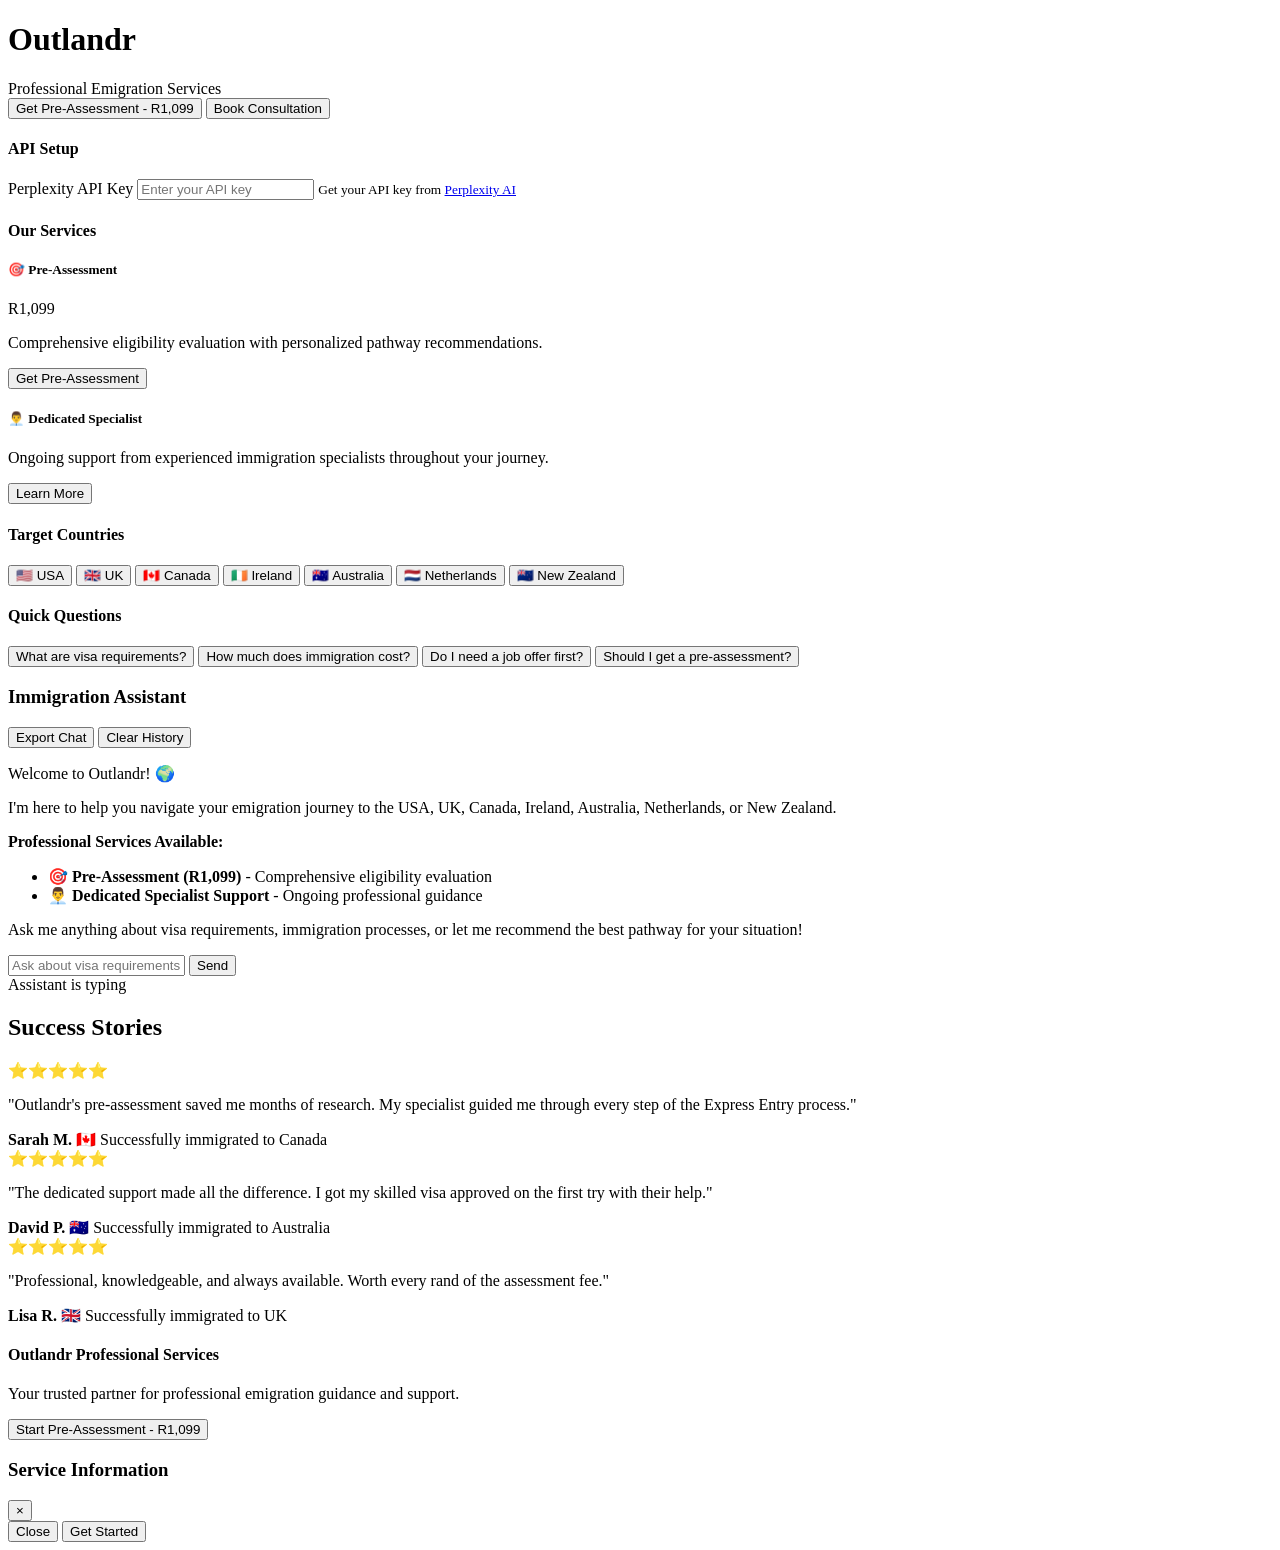
<file: assistant.html>
<!DOCTYPE html>
<html lang="en">
<head>
    <meta charset="UTF-8">
    <meta name="viewport" content="width=device-width, initial-scale=1.0">
    <title>Outlandr - Professional Emigration Assistant</title>
    <link rel="stylesheet" href="https://outlandr.co.za/assistant.css">
</head>
<body>
    <div class="app-container">
        <!-- Header -->
        <header class="header">
            <div class="container">
                <div class="header-content">
                    <div class="logo">
                        <h1>Outlandr</h1>
                        <span class="tagline">Professional Emigration Services</span>
                    </div>
                    <div class="header-actions">
                        <button class="btn btn--primary" id="preAssessmentBtn">
                            Get Pre-Assessment - R1,099
                        </button>
                        <button class="btn btn--outline" id="consultationBtn">
                            Book Consultation
                        </button>
                    </div>
                </div>
            </div>
        </header>

        <!-- Main Content -->
        <main class="main-content">
            <div class="container">
                <div class="app-layout">
                    <!-- Sidebar -->
                    <aside class="sidebar">
                        <!-- API Key Input -->
                        <div class="card api-setup">
                            <div class="card__body">
                                <h4>API Setup</h4>
                                <div class="form-group">
                                    <label class="form-label" for="apiKey">Perplexity API Key</label>
                                    <input type="password" id="apiKey" class="form-control" placeholder="Enter your API key">
                                    <small class="help-text">Get your API key from <a href="https://www.perplexity.ai/settings/api" target="_blank">Perplexity AI</a></small>
                                </div>
                            </div>
                        </div>

                        <!-- Services -->
                        <div class="card services-card">
                            <div class="card__body">
                                <h4>Our Services</h4>
                                
                                <div class="service-item">
                                    <h5>🎯 Pre-Assessment</h5>
                                    <p class="price">R1,099</p>
                                    <p>Comprehensive eligibility evaluation with personalized pathway recommendations.</p>
                                    <button class="btn btn--primary btn--sm service-btn" data-service="preAssessment">
                                        Get Pre-Assessment
                                    </button>
                                </div>

                                <div class="service-item">
                                    <h5>👨‍💼 Dedicated Specialist</h5>
                                    <p>Ongoing support from experienced immigration specialists throughout your journey.</p>
                                    <button class="btn btn--outline btn--sm service-btn" data-service="specialist">
                                        Learn More
                                    </button>
                                </div>
                            </div>
                        </div>

                        <!-- Countries -->
                        <div class="card countries-card">
                            <div class="card__body">
                                <h4>Target Countries</h4>
                                <div class="countries-grid">
                                    <button class="country-btn" data-country="USA">🇺🇸 USA</button>
                                    <button class="country-btn" data-country="UK">🇬🇧 UK</button>
                                    <button class="country-btn" data-country="Canada">🇨🇦 Canada</button>
                                    <button class="country-btn" data-country="Ireland">🇮🇪 Ireland</button>
                                    <button class="country-btn" data-country="Australia">🇦🇺 Australia</button>
                                    <button class="country-btn" data-country="Netherlands">🇳🇱 Netherlands</button>
                                    <button class="country-btn" data-country="New Zealand">🇳🇿 New Zealand</button>
                                </div>
                            </div>
                        </div>

                        <!-- Quick Actions -->
                        <div class="card quick-actions-card">
                            <div class="card__body">
                                <h4>Quick Questions</h4>
                                <div class="quick-actions">
                                    <button class="quick-action-btn">What are visa requirements?</button>
                                    <button class="quick-action-btn">How much does immigration cost?</button>
                                    <button class="quick-action-btn">Do I need a job offer first?</button>
                                    <button class="quick-action-btn">Should I get a pre-assessment?</button>
                                </div>
                            </div>
                        </div>
                    </aside>

                    <!-- Chat Interface -->
                    <div class="chat-container">
                        <div class="chat-header">
                            <h3>Immigration Assistant</h3>
                            <div class="chat-actions">
                                <button class="btn btn--outline btn--sm" id="exportBtn">Export Chat</button>
                                <button class="btn btn--outline btn--sm" id="clearBtn">Clear History</button>
                            </div>
                        </div>

                        <div class="chat-messages" id="chatMessages">
                            <div class="message bot-message">
                                <div class="message-content">
                                    <p>Welcome to Outlandr! 🌍</p>
                                    <p>I'm here to help you navigate your emigration journey to the USA, UK, Canada, Ireland, Australia, Netherlands, or New Zealand.</p>
                                    <p><strong>Professional Services Available:</strong></p>
                                    <ul>
                                        <li>🎯 <strong>Pre-Assessment (R1,099)</strong> - Comprehensive eligibility evaluation</li>
                                        <li>👨‍💼 <strong>Dedicated Specialist Support</strong> - Ongoing professional guidance</li>
                                    </ul>
                                    <p>Ask me anything about visa requirements, immigration processes, or let me recommend the best pathway for your situation!</p>
                                </div>
                            </div>
                        </div>

                        <div class="chat-input-container">
                            <div class="chat-input-wrapper">
                                <input type="text" id="chatInput" class="form-control" placeholder="Ask about visa requirements, immigration processes, or country-specific guidance...">
                                <button class="btn btn--primary" id="sendBtn">Send</button>
                            </div>
                            <div class="typing-indicator hidden" id="typingIndicator">
                                <span>Assistant is typing</span>
                                <div class="typing-dots">
                                    <span></span>
                                    <span></span>
                                    <span></span>
                                </div>
                            </div>
                        </div>
                    </div>
                </div>
            </div>
        </main>

        <!-- Testimonials Section -->
        <section class="testimonials-section">
            <div class="container">
                <h2>Success Stories</h2>
                <div class="testimonials-grid">
                    <div class="testimonial-card">
                        <div class="stars">⭐⭐⭐⭐⭐</div>
                        <p>"Outlandr's pre-assessment saved me months of research. My specialist guided me through every step of the Express Entry process."</p>
                        <div class="testimonial-author">
                            <strong>Sarah M.</strong>
                            <span>🇨🇦 Successfully immigrated to Canada</span>
                        </div>
                    </div>
                    <div class="testimonial-card">
                        <div class="stars">⭐⭐⭐⭐⭐</div>
                        <p>"The dedicated support made all the difference. I got my skilled visa approved on the first try with their help."</p>
                        <div class="testimonial-author">
                            <strong>David P.</strong>
                            <span>🇦🇺 Successfully immigrated to Australia</span>
                        </div>
                    </div>
                    <div class="testimonial-card">
                        <div class="stars">⭐⭐⭐⭐⭐</div>
                        <p>"Professional, knowledgeable, and always available. Worth every rand of the assessment fee."</p>
                        <div class="testimonial-author">
                            <strong>Lisa R.</strong>
                            <span>🇬🇧 Successfully immigrated to UK</span>
                        </div>
                    </div>
                </div>
            </div>
        </section>

        <!-- Footer -->
        <footer class="footer">
            <div class="container">
                <div class="footer-content">
                    <div class="footer-info">
                        <h4>Outlandr Professional Services</h4>
                        <p>Your trusted partner for professional emigration guidance and support.</p>
                    </div>
                    <div class="footer-actions">
                        <button class="btn btn--primary" id="footerAssessmentBtn">
                            Start Pre-Assessment - R1,099
                        </button>
                    </div>
                </div>
            </div>
        </footer>
    </div>

    <!-- Modals -->
    <div class="modal hidden" id="serviceModal">
        <div class="modal-overlay"></div>
        <div class="modal-content">
            <div class="modal-header">
                <h3 id="modalTitle">Service Information</h3>
                <button class="modal-close" id="modalClose">&times;</button>
            </div>
            <div class="modal-body" id="modalBody">
                <!-- Dynamic content -->
            </div>
            <div class="modal-footer">
                <button class="btn btn--outline" id="modalCancel">Close</button>
                <button class="btn btn--primary" id="modalAction">Get Started</button>
            </div>
        </div>
    </div>

    <script src="https://outlandr.co.za/assistant.js"></script>
</body>
</html>
</file>
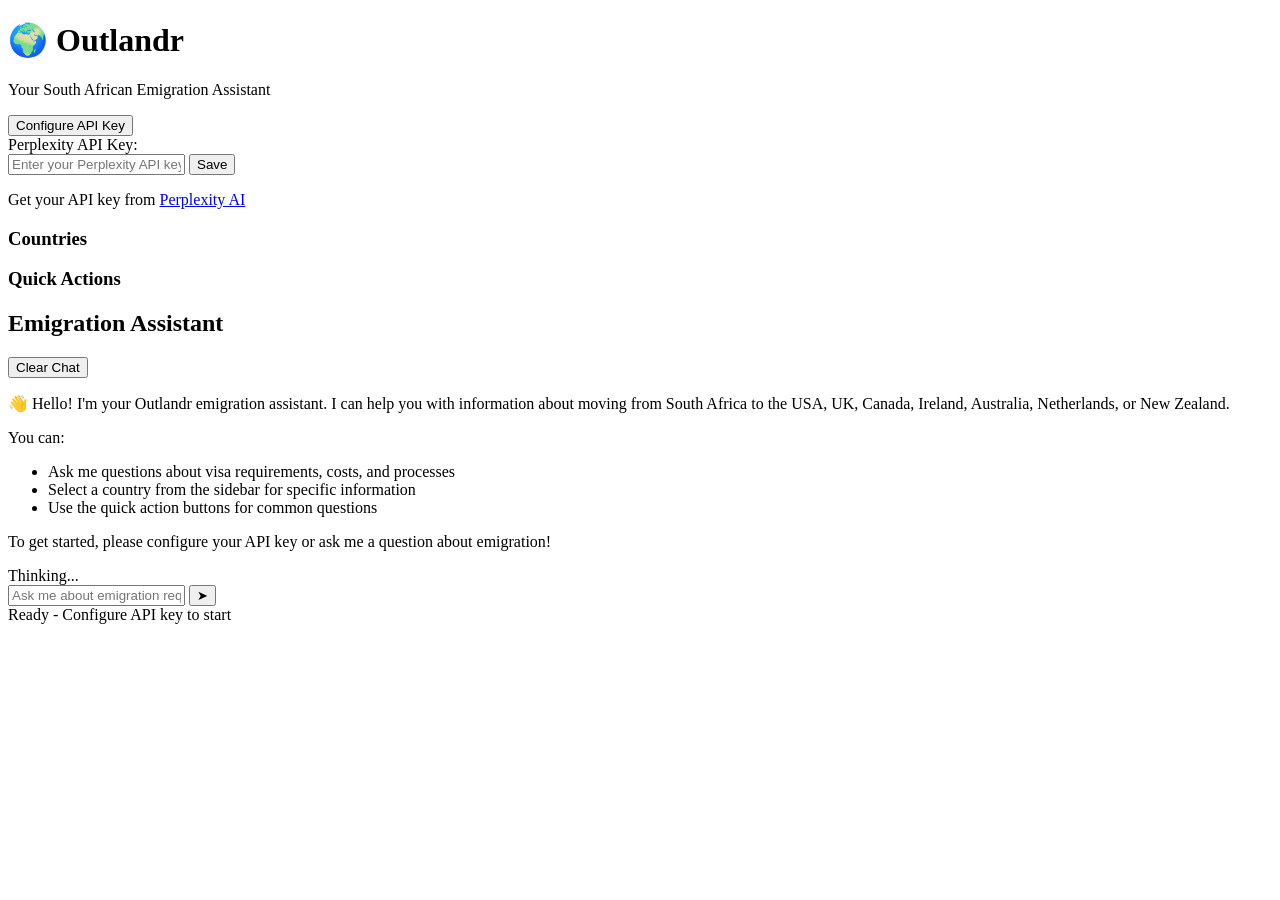
<file: chatbot.html>
<!DOCTYPE html>
<html lang="en">
<head>
    <meta charset="UTF-8">
    <meta name="viewport" content="width=device-width, initial-scale=1.0">
    <title>Outlandr - Emigration Assistant</title>
    <link rel="stylesheet" href="https://outlandr.co.za/chatbot.css">
</head>
<body>
    <div class="app-container">
        <!-- Header -->
        <header class="header">
            <div class="header-content">
                <h1 class="brand">
                    <span class="brand-icon">🌍</span>
                    Outlandr
                </h1>
                <p class="tagline">Your South African Emigration Assistant</p>
                <button class="btn btn--sm btn--outline api-key-toggle" id="apiKeyToggle">
                    Configure API Key
                </button>
            </div>
        </header>

        <!-- API Key Configuration -->
        <div class="api-config hidden" id="apiConfig">
            <div class="api-config-content">
                <label for="apiKey" class="form-label">Perplexity API Key:</label>
                <div class="api-input-group">
                    <input type="password" id="apiKey" class="form-control" placeholder="Enter your Perplexity API key">
                    <button class="btn btn--primary" id="saveApiKey">Save</button>
                </div>
                <p class="api-note">Get your API key from <a href="https://perplexity.ai" target="_blank">Perplexity AI</a></p>
            </div>
        </div>

        <div class="main-content">
            <!-- Sidebar -->
            <aside class="sidebar">
                <div class="sidebar-section">
                    <h3>Countries</h3>
                    <div class="country-list" id="countryList">
                        <!-- Countries will be populated by JavaScript -->
                    </div>
                </div>

                <div class="sidebar-section">
                    <h3>Quick Actions</h3>
                    <div class="quick-actions" id="quickActions">
                        <!-- Quick actions will be populated by JavaScript -->
                    </div>
                </div>
            </aside>

            <!-- Chat Area -->
            <main class="chat-container">
                <div class="chat-header">
                    <h2 id="chatTitle">Emigration Assistant</h2>
                    <button class="btn btn--sm btn--outline" id="clearChat">Clear Chat</button>
                </div>

                <div class="chat-messages" id="chatMessages">
                    <div class="message bot-message">
                        <div class="message-content">
                            <div class="message-text">
                                <p>👋 Hello! I'm your Outlandr emigration assistant. I can help you with information about moving from South Africa to the USA, UK, Canada, Ireland, Australia, Netherlands, or New Zealand.</p>
                                <p>You can:</p>
                                <ul>
                                    <li>Ask me questions about visa requirements, costs, and processes</li>
                                    <li>Select a country from the sidebar for specific information</li>
                                    <li>Use the quick action buttons for common questions</li>
                                </ul>
                                <p>To get started, please configure your API key or ask me a question about emigration!</p>
                            </div>
                        </div>
                    </div>
                </div>

                <div class="loading-indicator hidden" id="loadingIndicator">
                    <div class="loading-dot"></div>
                    <div class="loading-dot"></div>
                    <div class="loading-dot"></div>
                    <span>Thinking...</span>
                </div>

                <div class="chat-input-area">
                    <div class="chat-input-container">
                        <input type="text" id="messageInput" class="form-control chat-input" placeholder="Ask me about emigration requirements, costs, processes..." maxlength="500">
                        <button class="btn btn--primary send-btn" id="sendBtn">
                            <span class="send-icon">➤</span>
                        </button>
                    </div>
                </div>
            </main>
        </div>

        <!-- Status Bar -->
        <div class="status-bar" id="statusBar">
            <span class="status-indicator" id="statusIndicator">
                <span class="status-dot offline"></span>
                Ready - Configure API key to start
            </span>
        </div>
    </div>

    <script src="https://outlandr.co.za/chatbot.js"></script>
</body>
</html>
</file>
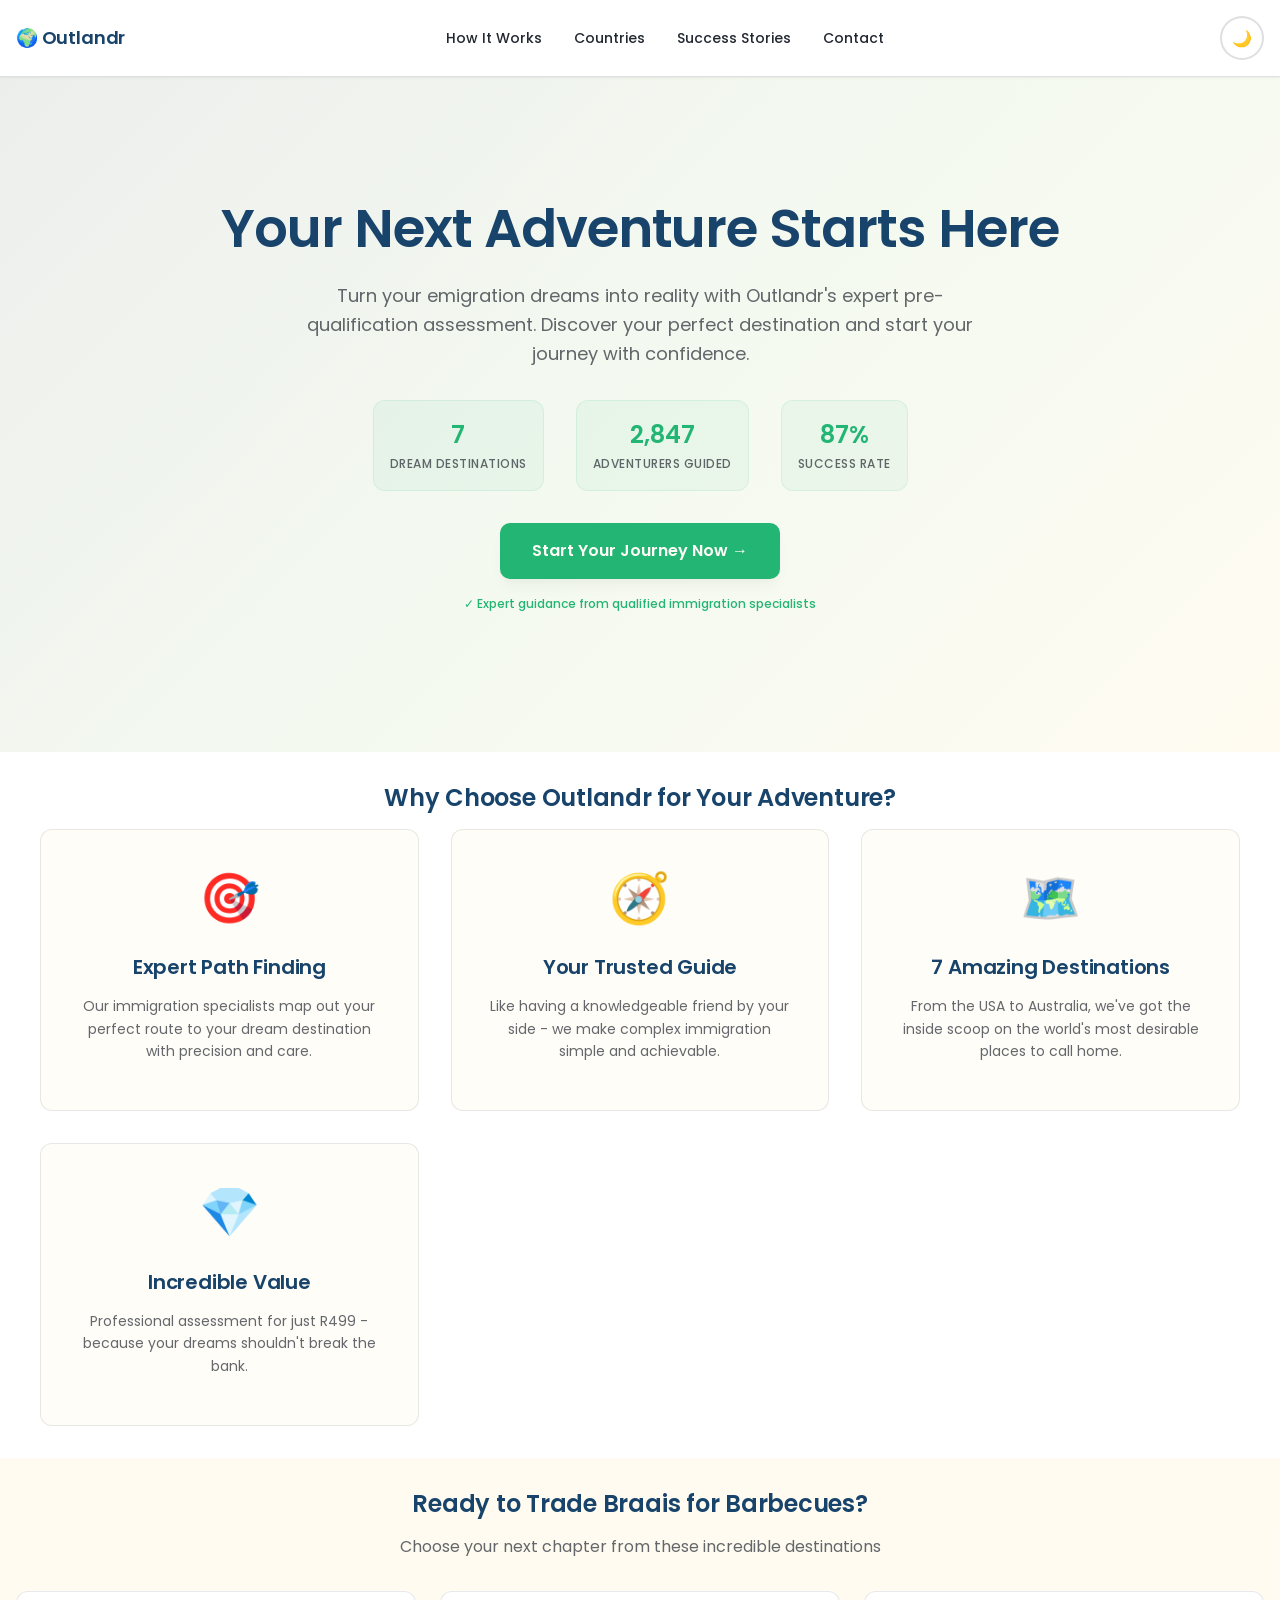
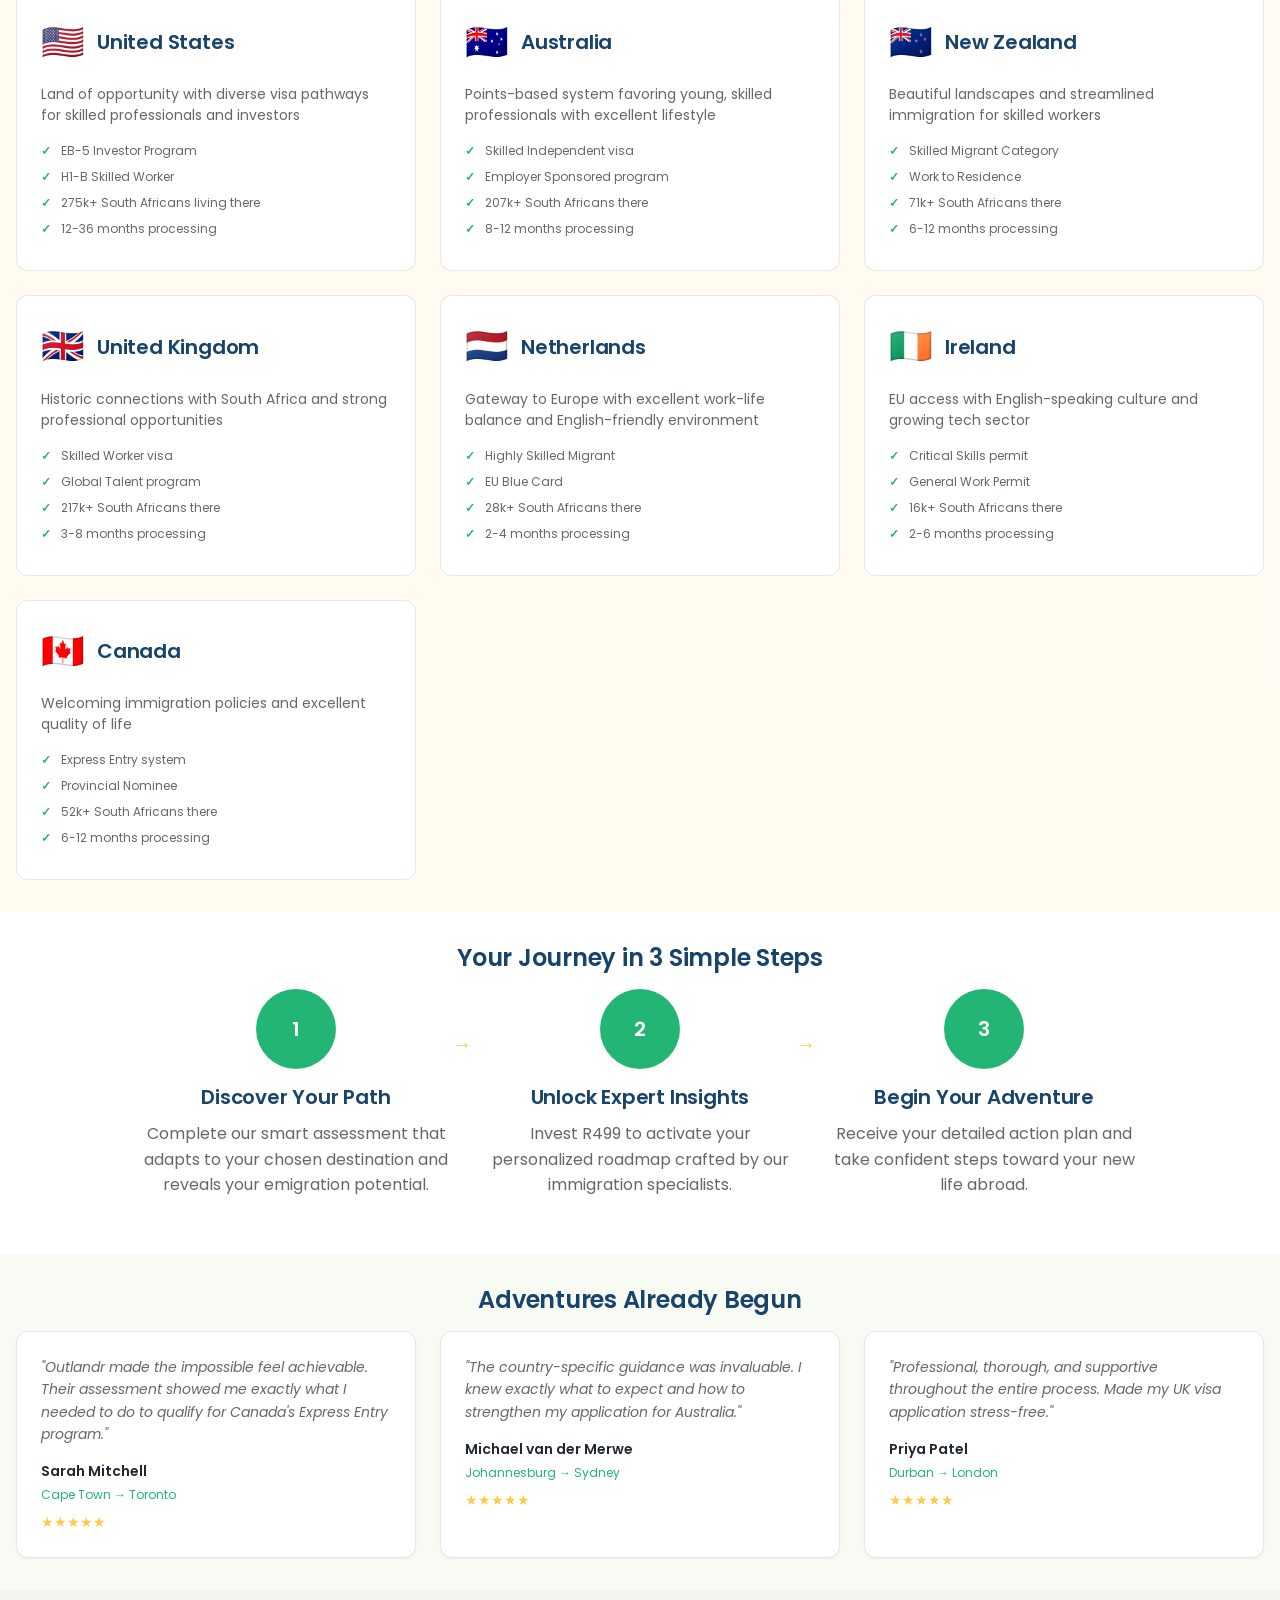
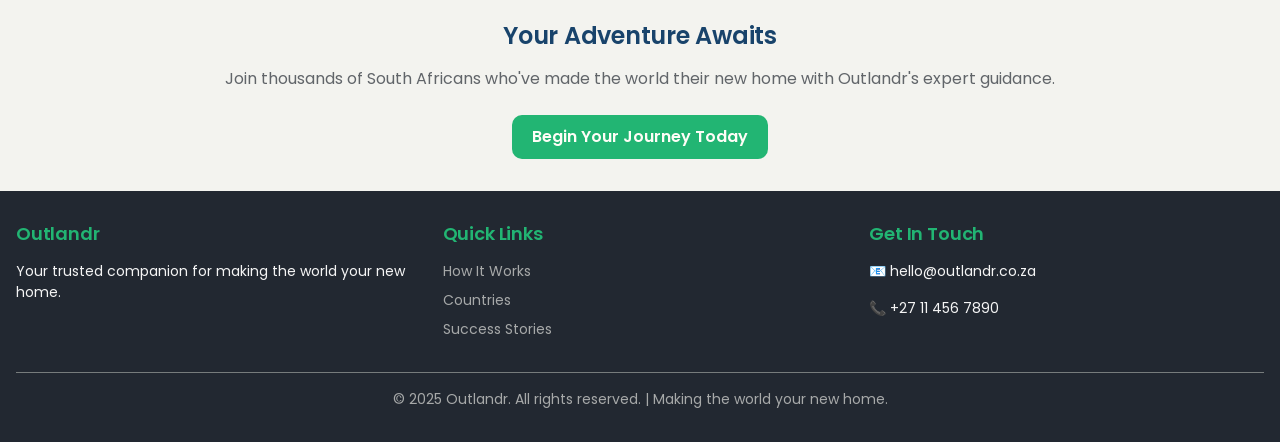
<file: index (2).html>
<!DOCTYPE html>
<html lang="en">
<head>
    <meta charset="UTF-8">
    <meta name="viewport" content="width=device-width, initial-scale=1.0">
    <title>Outlandr - Make the World Your New Home</title>
    <link rel="stylesheet" href="style.css">
    <link href="https://fonts.googleapis.com/css2?family=Poppins:wght@300;400;500;600;700&display=swap" rel="stylesheet">
</head>
<body>
    <!-- Landing Page -->
    <div id="landing-page">
        <!-- Header -->
        <header class="header">
            <div class="container">
                <div class="header-content">
                    <div class="logo">
                        <h2>🌍 Outlandr</h2>
                    </div>
                    <nav class="nav">
                        <a href="#how-it-works">How It Works</a>
                        <a href="#countries">Countries</a>
                        <a href="#testimonials">Success Stories</a>
                        <a href="#contact">Contact</a>
                    </nav>
                    <button class="theme-toggle" onclick="toggleTheme()" aria-label="Toggle dark/light mode">
                        <span class="theme-icon">🌙</span>
                    </button>
                </div>
            </div>
        </header>

        <!-- Hero Section -->
        <section class="hero">
            <div class="container">
                <div class="hero-content">
                    <div class="hero-text">
                        <h1 class="hero-title">Your Next Adventure Starts Here</h1>
                        <p class="hero-subtitle">Turn your emigration dreams into reality with Outlandr's expert pre-qualification assessment. Discover your perfect destination and start your journey with confidence.</p>
                        <div class="hero-stats">
                            <div class="stat">
                                <span class="stat-number">7</span>
                                <span class="stat-label">Dream Destinations</span>
                            </div>
                            <div class="stat">
                                <span class="stat-number">2,847</span>
                                <span class="stat-label">Adventurers Guided</span>
                            </div>
                            <div class="stat">
                                <span class="stat-number">87%</span>
                                <span class="stat-label">Success Rate</span>
                            </div>
                        </div>
                        <button class="btn btn--primary btn--lg hero-cta" onclick="startAssessment()">
                            Start Your Journey Now →
                        </button>
                        <p class="hero-guarantee">✓ Expert guidance from qualified immigration specialists</p>
                    </div>
                </div>
            </div>
        </section>

        <!-- Value Proposition -->
        <section class="value-prop">
            <div class="container">
                <h2 class="section-title">Why Choose Outlandr for Your Adventure?</h2>
                <div class="benefits-grid">
                    <div class="benefit-card">
                        <div class="benefit-icon">🎯</div>
                        <h3>Expert Path Finding</h3>
                        <p>Our immigration specialists map out your perfect route to your dream destination with precision and care.</p>
                    </div>
                    <div class="benefit-card">
                        <div class="benefit-icon">🧭</div>
                        <h3>Your Trusted Guide</h3>
                        <p>Like having a knowledgeable friend by your side - we make complex immigration simple and achievable.</p>
                    </div>
                    <div class="benefit-card">
                        <div class="benefit-icon">🗺️</div>
                        <h3>7 Amazing Destinations</h3>
                        <p>From the USA to Australia, we've got the inside scoop on the world's most desirable places to call home.</p>
                    </div>
                    <div class="benefit-card">
                        <div class="benefit-icon">💎</div>
                        <h3>Incredible Value</h3>
                        <p>Professional assessment for just R499 - because your dreams shouldn't break the bank.</p>
                    </div>
                </div>
            </div>
        </section>

        <!-- Countries Section -->
        <section id="countries" class="countries">
            <div class="container">
                <h2 class="section-title">Ready to Trade Braais for Barbecues?</h2>
                <p class="section-subtitle">Choose your next chapter from these incredible destinations</p>
                <div class="countries-grid" id="countries-grid">
                    <!-- Countries will be populated by JavaScript -->
                </div>
            </div>
        </section>

        <!-- How It Works -->
        <section id="how-it-works" class="how-it-works">
            <div class="container">
                <h2 class="section-title">Your Journey in 3 Simple Steps</h2>
                <div class="steps-container">
                    <div class="step">
                        <div class="step-number">1</div>
                        <div class="step-content">
                            <h3>Discover Your Path</h3>
                            <p>Complete our smart assessment that adapts to your chosen destination and reveals your emigration potential.</p>
                        </div>
                    </div>
                    <div class="step">
                        <div class="step-number">2</div>
                        <div class="step-content">
                            <h3>Unlock Expert Insights</h3>
                            <p>Invest R499 to activate your personalized roadmap crafted by our immigration specialists.</p>
                        </div>
                    </div>
                    <div class="step">
                        <div class="step-number">3</div>
                        <div class="step-content">
                            <h3>Begin Your Adventure</h3>
                            <p>Receive your detailed action plan and take confident steps toward your new life abroad.</p>
                        </div>
                    </div>
                </div>
            </div>
        </section>

        <!-- Testimonials -->
        <section id="testimonials" class="testimonials">
            <div class="container">
                <h2 class="section-title">Adventures Already Begun</h2>
                <div class="testimonials-grid" id="testimonials-grid">
                    <!-- Testimonials will be populated by JavaScript -->
                </div>
            </div>
        </section>

        <!-- Final CTA -->
        <section class="final-cta">
            <div class="container">
                <div class="cta-content">
                    <h2>Your Adventure Awaits</h2>
                    <p>Join thousands of South Africans who've made the world their new home with Outlandr's expert guidance.</p>
                    <button class="btn btn--primary btn--lg" onclick="startAssessment()">
                        Begin Your Journey Today
                    </button>
                </div>
            </div>
        </section>

        <!-- Footer -->
        <footer id="contact" class="footer">
            <div class="container">
                <div class="footer-content">
                    <div class="footer-section">
                        <h4>Outlandr</h4>
                        <p>Your trusted companion for making the world your new home.</p>
                    </div>
                    <div class="footer-section">
                        <h4>Quick Links</h4>
                        <ul>
                            <li><a href="#how-it-works">How It Works</a></li>
                            <li><a href="#countries">Countries</a></li>
                            <li><a href="#testimonials">Success Stories</a></li>
                        </ul>
                    </div>
                    <div class="footer-section">
                        <h4>Get In Touch</h4>
                        <p>📧 hello@outlandr.co.za</p>
                        <p>📞 +27 11 456 7890</p>
                    </div>
                </div>
                <div class="footer-bottom">
                    <p>&copy; 2025 Outlandr. All rights reserved. | Making the world your new home.</p>
                </div>
            </div>
        </footer>
    </div>

    <!-- Assessment Form -->
    <div id="assessment-form" class="assessment-form hidden">
        <div class="form-container">
            <div class="form-header">
                <button class="back-to-home" onclick="showLandingPage()">← Back to Home</button>
                <h2>Your Emigration Adventure Assessment</h2>
                <div class="progress-bar">
                    <div class="progress-fill" id="progress-fill"></div>
                </div>
                <span class="progress-text" id="progress-text">Step 1 of 10</span>
            </div>

            <div class="form-content">
                <!-- Step 1: Contact Information -->
                <div class="step-content" id="step-1">
                    <h3>Let's Get Acquainted</h3>
                    <p>First things first - tell us a bit about yourself so we can personalize your journey</p>
                    
                    <div class="form-group">
                        <label class="form-label" for="fullName">Full Name *</label>
                        <input type="text" id="fullName" class="form-control" required>
                    </div>
                    
                    <div class="form-group">
                        <label class="form-label" for="email">Email Address *</label>
                        <input type="email" id="email" class="form-control" required>
                    </div>
                    
                    <div class="form-group">
                        <label class="form-label" for="phone">Phone Number *</label>
                        <input type="tel" id="phone" class="form-control" required>
                    </div>
                    
                    <div class="form-group">
                        <label class="form-label" for="province">Current Province *</label>
                        <select id="province" class="form-control" required>
                            <option value="">Where are you currently based?</option>
                        </select>
                    </div>
                </div>

                <!-- Step 2: Country Selection -->
                <div class="step-content hidden" id="step-2">
                    <h3>Pick Your Dream Destination</h3>
                    <p>Where does your heart want to call home? Choose the country that excites you most!</p>
                    
                    <div class="country-options" id="country-options">
                        <!-- Country options will be populated by JavaScript -->
                    </div>
                </div>

                <!-- Step 3: Demographics -->
                <div class="step-content hidden" id="step-3">
                    <h3>About You & Your Crew</h3>
                    <p>Help us understand who's joining this adventure with you</p>
                    
                    <div class="form-group">
                        <label class="form-label" for="age">Age *</label>
                        <input type="number" id="age" class="form-control" min="18" max="80" required>
                    </div>
                    
                    <div class="form-group">
                        <label class="form-label" for="maritalStatus">Relationship Status *</label>
                        <select id="maritalStatus" class="form-control" required>
                            <option value="">Select your status</option>
                            <option value="single">Single & Ready to Mingle</option>
                            <option value="married">Happily Married</option>
                            <option value="divorced">Divorced</option>
                            <option value="widowed">Widowed</option>
                        </select>
                    </div>
                    
                    <div class="form-group">
                        <label class="form-label" for="dependents">Little Adventurers (Dependents/Children)</label>
                        <select id="dependents" class="form-control">
                            <option value="0">Just me</option>
                            <option value="1">1 little explorer</option>
                            <option value="2">2 mini adventurers</option>
                            <option value="3">3 young travelers</option>
                            <option value="4+">4+ future citizens</option>
                        </select>
                    </div>
                </div>

                <!-- Step 4: Education -->
                <div class="step-content hidden" id="step-4">
                    <h3>Your Brain Power</h3>
                    <p>Education opens doors worldwide - let's see what keys you're carrying!</p>
                    
                    <div class="form-group">
                        <label class="form-label" for="education">Highest Qualification *</label>
                        <select id="education" class="form-control" required>
                            <option value="">Select your highest achievement</option>
                        </select>
                    </div>
                    
                    <div class="form-group">
                        <label class="form-label" for="fieldOfStudy">Field of Study</label>
                        <input type="text" id="fieldOfStudy" class="form-control" placeholder="e.g., Engineering, Medicine, Business, Arts">
                    </div>
                    
                    <div class="form-group">
                        <label class="form-label" for="professionalQuals">Professional Superpowers</label>
                        <textarea id="professionalQuals" class="form-control" rows="3" placeholder="List your professional certifications, licenses, or special qualifications"></textarea>
                    </div>
                    
                    <div class="form-group">
                        <label class="form-label">Is your qualification globally recognized?</label>
                        <div class="radio-group">
                            <label><input type="radio" name="qualRecognized" value="yes"> Absolutely!</label>
                            <label><input type="radio" name="qualRecognized" value="no"> Not quite</label>
                            <label><input type="radio" name="qualRecognized" value="unsure"> Not sure yet</label>
                        </div>
                    </div>
                </div>

                <!-- Step 5: Employment -->
                <div class="step-content hidden" id="step-5">
                    <h3>Your Professional Journey</h3>
                    <p>Your work experience is your ticket to new opportunities - let's showcase it!</p>
                    
                    <div class="form-group">
                        <label class="form-label" for="employmentStatus">Current Work Situation *</label>
                        <select id="employmentStatus" class="form-control" required>
                            <option value="">What's your current status?</option>
                            <option value="employed">Full-time Employee</option>
                            <option value="self-employed">Self-employed Boss</option>
                            <option value="part-time">Part-time Worker</option>
                            <option value="unemployed">Between Opportunities</option>
                            <option value="student">Student</option>
                            <option value="retired">Retired</option>
                        </select>
                    </div>
                    
                    <div class="form-group">
                        <label class="form-label" for="jobTitle">Your Professional Title</label>
                        <input type="text" id="jobTitle" class="form-control" placeholder="e.g., Software Developer, Nurse, Teacher, Entrepreneur">
                    </div>
                    
                    <div class="form-group">
                        <label class="form-label" for="workExperience">Years of Experience in Your Field</label>
                        <select id="workExperience" class="form-control">
                            <option value="">Select your experience level</option>
                            <option value="0-1">Just getting started (0-1 years)</option>
                            <option value="2-3">Building momentum (2-3 years)</option>
                            <option value="4-5">Gaining expertise (4-5 years)</option>
                            <option value="6-10">Seasoned professional (6-10 years)</option>
                            <option value="10+">Industry veteran (10+ years)</option>
                        </select>
                    </div>
                    
                    <div class="form-group">
                        <label class="form-label" for="salary">Annual Income (ZAR)</label>
                        <select id="salary" class="form-control">
                            <option value="">Select your income range</option>
                        </select>
                    </div>
                </div>

                <!-- Step 6: Language Skills -->
                <div class="step-content hidden" id="step-6">
                    <h3>Your Communication Arsenal</h3>
                    <p>Languages are bridges to new cultures - let's see what connections you can make!</p>
                    
                    <div class="form-group">
                        <label class="form-label" for="englishLevel">English Proficiency Level *</label>
                        <select id="englishLevel" class="form-control" required>
                            <option value="">How's your English?</option>
                            <option value="native">Native Speaker (Born with it!)</option>
                            <option value="fluent">Fluent (Dream in English)</option>
                            <option value="intermediate">Intermediate (Getting there)</option>
                            <option value="basic">Basic (Learning every day)</option>
                        </select>
                    </div>
                    
                    <div class="form-group">
                        <label class="form-label" for="otherLanguages">Other Languages You Speak</label>
                        <input type="text" id="otherLanguages" class="form-control" placeholder="e.g., Afrikaans, French, German, Portuguese">
                    </div>
                    
                    <div class="form-group">
                        <label class="form-label">Have you taken IELTS/TOEFL?</label>
                        <div class="radio-group">
                            <label><input type="radio" name="languageTest" value="yes"> Yes, I'm certified!</label>
                            <label><input type="radio" name="languageTest" value="no"> Not yet</label>
                        </div>
                    </div>
                    
                    <div class="form-group hidden" id="testScores">
                        <label class="form-label" for="testScore">Your Test Score</label>
                        <input type="text" id="testScore" class="form-control" placeholder="e.g., IELTS 7.5, TOEFL 100">
                    </div>
                </div>

                <!-- Step 7: Country-Specific Questions -->
                <div class="step-content hidden" id="step-7">
                    <h3 id="country-specific-title">Country-Specific Questions</h3>
                    <div id="country-specific-questions">
                        <!-- Questions will be populated based on selected country -->
                    </div>
                </div>

                <!-- Step 8: Financial Situation -->
                <div class="step-content hidden" id="step-8">
                    <h3>Your Financial Adventure Fund</h3>
                    <p>Money isn't everything, but it sure helps with the journey - let's talk numbers!</p>
                    
                    <div class="form-group">
                        <label class="form-label" for="savings">Adventure Fund for Relocation (ZAR)</label>
                        <select id="savings" class="form-control">
                            <option value="">Select your range</option>
                            <option value="under-100k">Under R100,000</option>
                            <option value="100k-250k">R100,000 - R250,000</option>
                            <option value="250k-500k">R250,000 - R500,000</option>
                            <option value="500k-1m">R500,000 - R1,000,000</option>
                            <option value="over-1m">Over R1,000,000</option>
                        </select>
                    </div>
                    
                    <div class="form-group">
                        <label class="form-label">Can you support yourself for 6 months without income?</label>
                        <div class="radio-group">
                            <label><input type="radio" name="canSupport" value="yes"> Absolutely confident</label>
                            <label><input type="radio" name="canSupport" value="no"> Not quite there yet</label>
                            <label><input type="radio" name="canSupport" value="maybe"> With some planning</label>
                        </div>
                    </div>
                    
                    <div class="form-group">
                        <label class="form-label">Do you own property in South Africa?</label>
                        <div class="radio-group">
                            <label><input type="radio" name="ownProperty" value="yes"> Yes, I'm invested</label>
                            <label><input type="radio" name="ownProperty" value="no"> No property yet</label>
                        </div>
                    </div>
                </div>

                <!-- Step 9: Additional Information -->
                <div class="step-content hidden" id="step-9">
                    <h3>The Final Details</h3>
                    <p>Last but not least - let's complete your adventure profile!</p>
                    
                    <div class="form-group">
                        <label class="form-label" for="timeline">When Are You Planning to Leave?</label>
                        <select id="timeline" class="form-control">
                            <option value="">Select your timeline</option>
                            <option value="0-6">ASAP! (0-6 months)</option>
                            <option value="6-12">Soon (6-12 months)</option>
                            <option value="1-2">Planning ahead (1-2 years)</option>
                            <option value="2+">Long-term dream (2+ years)</option>
                        </select>
                    </div>
                    
                    <div class="form-group">
                        <label class="form-label" for="motivation">What's Driving Your Adventure?</label>
                        <select id="motivation" class="form-control">
                            <option value="">What's your main motivation?</option>
                            <option value="career">Career Growth</option>
                            <option value="safety">Safety & Security</option>
                            <option value="education">Better Education</option>
                            <option value="family">Family Reunification</option>
                            <option value="lifestyle">Lifestyle Upgrade</option>
                            <option value="other">Other Adventure</option>
                        </select>
                    </div>
                    
                    <div class="form-group">
                        <label class="form-label">Have you tried emigrating before?</label>
                        <div class="radio-group">
                            <label><input type="radio" name="previousApplication" value="yes"> Yes, I've tried before</label>
                            <label><input type="radio" name="previousApplication" value="no"> First time adventurer</label>
                        </div>
                    </div>
                    
                    <div class="form-group">
                        <label class="form-label">Any legal concerns we should know about?</label>
                        <div class="radio-group">
                            <label><input type="radio" name="criminalRecord" value="yes"> Yes, let's discuss</label>
                            <label><input type="radio" name="criminalRecord" value="no"> Clean record</label>
                        </div>
                    </div>
                </div>

                <!-- Step 10: Review & Payment -->
                <div class="step-content hidden" id="step-10">
                    <h3>Ready to Unlock Your Adventure?</h3>
                    <p>Review your information and complete your R499 assessment to get your personalized roadmap</p>
                    
                    <div class="review-summary" id="review-summary">
                        <!-- Summary will be populated by JavaScript -->
                    </div>
                    
                    <div class="qualification-indicator">
                        <h4>Your Adventure Readiness Level</h4>
                        <div class="indicator" id="qualification-indicator">
                            <!-- Qualification indicator will be updated by JavaScript -->
                        </div>
                    </div>
                    
                    <div class="payment-section">
                        <h4>Unlock Your Personalized Roadmap - R499</h4>
                        
                        <div class="form-group">
                            <label class="form-label" for="cardNumber">Card Number *</label>
                            <input type="text" id="cardNumber" class="form-control" placeholder="1234 5678 9012 3456" required>
                        </div>
                        
                        <div class="form-row">
                            <div class="form-group">
                                <label class="form-label" for="expiryDate">Expiry Date *</label>
                                <input type="text" id="expiryDate" class="form-control" placeholder="MM/YY" required>
                            </div>
                            <div class="form-group">
                                <label class="form-label" for="cvv">CVV *</label>
                                <input type="text" id="cvv" class="form-control" placeholder="123" required>
                            </div>
                        </div>
                        
                        <div class="form-group">
                            <label class="form-label" for="cardName">Name on Card *</label>
                            <input type="text" id="cardName" class="form-control" required>
                        </div>
                        
                        <div class="order-summary">
                            <div class="summary-row">
                                <span>Expert Assessment</span>
                                <span>R499.00</span>
                            </div>
                            <div class="summary-row total">
                                <span>Total</span>
                                <span>R499.00</span>
                            </div>
                        </div>
                        
                        <div class="form-group">
                            <label class="checkbox-label">
                                <input type="checkbox" id="agreeTerms" required>
                                <span class="checkmark"></span>
                                I agree to the <a href="#" target="_blank">Terms and Conditions</a> and <a href="#" target="_blank">Privacy Policy</a>
                            </label>
                        </div>
                    </div>
                </div>
            </div>

            <div class="form-footer">
                <button class="btn btn--outline" id="prevBtn" onclick="previousStep()" style="display: none;">Previous</button>
                <button class="btn btn--primary" id="nextBtn" onclick="nextStep()">Next Step</button>
                <button class="btn btn--primary" id="payBtn" onclick="completePayment()" style="display: none;">Complete Payment & Unlock My Adventure</button>
            </div>
        </div>
    </div>

    <!-- Success Page -->
    <div id="success-page" class="success-page hidden">
        <div class="container">
            <div class="success-content">
                <div class="success-icon">🎉</div>
                <h1>Welcome to Your Adventure!</h1>
                <p class="success-subtitle">Payment confirmed! Your personalized emigration roadmap is being prepared.</p>
                
                <div class="confirmation-details">
                    <h3>Adventure Code: <span id="confirmationNumber"></span></h3>
                    
                    <div class="next-steps">
                        <h4>Your Journey Continues...</h4>
                        <div class="step-item">
                            <span class="step-num">1</span>
                            <div>
                                <strong>Expert Review</strong>
                                <p>Our immigration specialists are reviewing your profile (3-5 business days)</p>
                            </div>
                        </div>
                        <div class="step-item">
                            <span class="step-num">2</span>
                            <div>
                                <strong>Personalized Roadmap</strong>
                                <p>Receive your detailed assessment with clear action steps for your destination</p>
                            </div>
                        </div>
                        <div class="step-item">
                            <span class="step-num">3</span>
                            <div>
                                <strong>Begin Your Adventure</strong>
                                <p>Follow your customized plan and take confident steps toward your new life</p>
                            </div>
                        </div>
                    </div>
                    
                    <div class="contact-info">
                        <h4>Questions About Your Journey?</h4>
                        <p>📧 hello@outlandr.co.za</p>
                        <p>📞 +27 11 456 7890</p>
                    </div>
                </div>
                
                <button class="btn btn--primary" onclick="showLandingPage()">Return to Home</button>
            </div>
        </div>
    </div>

    <script src="app.js"></script>
</body>
</html>
</file>
<file: style.css>
:root {
  /* Primitive Color Tokens */
  --color-white: rgba(255, 255, 255, 1);
  --color-black: rgba(0, 0, 0, 1);
  --color-cream-50: rgba(252, 252, 249, 1);
  --color-cream-100: rgba(255, 255, 253, 1);
  --color-gray-200: rgba(245, 245, 245, 1);
  --color-gray-300: rgba(167, 169, 169, 1);
  --color-gray-400: rgba(119, 124, 124, 1);
  --color-slate-500: rgba(98, 108, 113, 1);
  --color-brown-600: rgba(94, 82, 64, 1);
  --color-charcoal-700: rgba(31, 33, 33, 1);
  --color-charcoal-800: rgba(38, 40, 40, 1);
  --color-slate-900: rgba(19, 52, 59, 1);
  --color-teal-300: rgba(50, 184, 198, 1);
  --color-teal-400: rgba(45, 166, 178, 1);
  --color-teal-500: rgba(33, 128, 141, 1);
  --color-teal-600: rgba(29, 116, 128, 1);
  --color-teal-700: rgba(26, 104, 115, 1);
  --color-teal-800: rgba(41, 150, 161, 1);
  --color-red-400: rgba(255, 84, 89, 1);
  --color-red-500: rgba(192, 21, 47, 1);
  --color-orange-400: rgba(230, 129, 97, 1);
  --color-orange-500: rgba(168, 75, 47, 1);

  /* RGB versions for opacity control */
  --color-brown-600-rgb: 94, 82, 64;
  --color-teal-500-rgb: 33, 128, 141;
  --color-slate-900-rgb: 19, 52, 59;
  --color-slate-500-rgb: 98, 108, 113;
  --color-red-500-rgb: 192, 21, 47;
  --color-red-400-rgb: 255, 84, 89;
  --color-orange-500-rgb: 168, 75, 47;
  --color-orange-400-rgb: 230, 129, 97;

  /* Background color tokens (Light Mode) */
  --color-bg-1: rgba(59, 130, 246, 0.08); /* Light blue */
  --color-bg-2: rgba(245, 158, 11, 0.08); /* Light yellow */
  --color-bg-3: rgba(34, 197, 94, 0.08); /* Light green */
  --color-bg-4: rgba(239, 68, 68, 0.08); /* Light red */
  --color-bg-5: rgba(147, 51, 234, 0.08); /* Light purple */
  --color-bg-6: rgba(249, 115, 22, 0.08); /* Light orange */
  --color-bg-7: rgba(236, 72, 153, 0.08); /* Light pink */
  --color-bg-8: rgba(6, 182, 212, 0.08); /* Light cyan */

  /* Semantic Color Tokens (Light Mode) */
  --color-background: var(--color-cream-50);
  --color-surface: var(--color-cream-100);
  --color-text: var(--color-slate-900);
  --color-text-secondary: var(--color-slate-500);
  --color-primary: var(--color-teal-500);
  --color-primary-hover: var(--color-teal-600);
  --color-primary-active: var(--color-teal-700);
  --color-secondary: rgba(var(--color-brown-600-rgb), 0.12);
  --color-secondary-hover: rgba(var(--color-brown-600-rgb), 0.2);
  --color-secondary-active: rgba(var(--color-brown-600-rgb), 0.25);
  --color-border: rgba(var(--color-brown-600-rgb), 0.2);
  --color-btn-primary-text: var(--color-cream-50);
  --color-card-border: rgba(var(--color-brown-600-rgb), 0.12);
  --color-card-border-inner: rgba(var(--color-brown-600-rgb), 0.12);
  --color-error: var(--color-red-500);
  --color-success: var(--color-teal-500);
  --color-warning: var(--color-orange-500);
  --color-info: var(--color-slate-500);
  --color-focus-ring: rgba(var(--color-teal-500-rgb), 0.4);
  --color-select-caret: rgba(var(--color-slate-900-rgb), 0.8);

  /* Common style patterns */
  --focus-ring: 0 0 0 3px var(--color-focus-ring);
  --focus-outline: 2px solid var(--color-primary);
  --status-bg-opacity: 0.15;
  --status-border-opacity: 0.25;
  --select-caret-light: url("data:image/svg+xml,%3Csvg xmlns='http://www.w3.org/2000/svg' width='16' height='16' viewBox='0 0 24 24' fill='none' stroke='%23134252' stroke-width='2' stroke-linecap='round' stroke-linejoin='round'%3E%3Cpolyline points='6 9 12 15 18 9'%3E%3C/polyline%3E%3C/svg%3E");
  --select-caret-dark: url("data:image/svg+xml,%3Csvg xmlns='http://www.w3.org/2000/svg' width='16' height='16' viewBox='0 0 24 24' fill='none' stroke='%23f5f5f5' stroke-width='2' stroke-linecap='round' stroke-linejoin='round'%3E%3Cpolyline points='6 9 12 15 18 9'%3E%3C/polyline%3E%3C/svg%3E");

  /* RGB versions for opacity control */
  --color-success-rgb: 33, 128, 141;
  --color-error-rgb: 192, 21, 47;
  --color-warning-rgb: 168, 75, 47;
  --color-info-rgb: 98, 108, 113;

  /* Typography */
  --font-family-base: "FKGroteskNeue", "Geist", "Inter", -apple-system,
    BlinkMacSystemFont, "Segoe UI", Roboto, sans-serif;
  --font-family-mono: "Berkeley Mono", ui-monospace, SFMono-Regular, Menlo,
    Monaco, Consolas, monospace;
  --font-size-xs: 11px;
  --font-size-sm: 12px;
  --font-size-base: 14px;
  --font-size-md: 14px;
  --font-size-lg: 16px;
  --font-size-xl: 18px;
  --font-size-2xl: 20px;
  --font-size-3xl: 24px;
  --font-size-4xl: 30px;
  --font-weight-normal: 400;
  --font-weight-medium: 500;
  --font-weight-semibold: 550;
  --font-weight-bold: 600;
  --line-height-tight: 1.2;
  --line-height-normal: 1.5;
  --letter-spacing-tight: -0.01em;

  /* Spacing */
  --space-0: 0;
  --space-1: 1px;
  --space-2: 2px;
  --space-4: 4px;
  --space-6: 6px;
  --space-8: 8px;
  --space-10: 10px;
  --space-12: 12px;
  --space-16: 16px;
  --space-20: 20px;
  --space-24: 24px;
  --space-32: 32px;

  /* Border Radius */
  --radius-sm: 6px;
  --radius-base: 8px;
  --radius-md: 10px;
  --radius-lg: 12px;
  --radius-full: 9999px;

  /* Shadows */
  --shadow-xs: 0 1px 2px rgba(0, 0, 0, 0.02);
  --shadow-sm: 0 1px 3px rgba(0, 0, 0, 0.04), 0 1px 2px rgba(0, 0, 0, 0.02);
  --shadow-md: 0 4px 6px -1px rgba(0, 0, 0, 0.04),
    0 2px 4px -1px rgba(0, 0, 0, 0.02);
  --shadow-lg: 0 10px 15px -3px rgba(0, 0, 0, 0.04),
    0 4px 6px -2px rgba(0, 0, 0, 0.02);
  --shadow-inset-sm: inset 0 1px 0 rgba(255, 255, 255, 0.15),
    inset 0 -1px 0 rgba(0, 0, 0, 0.03);

  /* Animation */
  --duration-fast: 150ms;
  --duration-normal: 250ms;
  --ease-standard: cubic-bezier(0.16, 1, 0.3, 1);

  /* Layout */
  --container-sm: 640px;
  --container-md: 768px;
  --container-lg: 1024px;
  --container-xl: 1280px;
}

/* Dark mode colors */
@media (prefers-color-scheme: dark) {
  :root {
    /* RGB versions for opacity control (Dark Mode) */
    --color-gray-400-rgb: 119, 124, 124;
    --color-teal-300-rgb: 50, 184, 198;
    --color-gray-300-rgb: 167, 169, 169;
    --color-gray-200-rgb: 245, 245, 245;

    /* Background color tokens (Dark Mode) */
    --color-bg-1: rgba(29, 78, 216, 0.15); /* Dark blue */
    --color-bg-2: rgba(180, 83, 9, 0.15); /* Dark yellow */
    --color-bg-3: rgba(21, 128, 61, 0.15); /* Dark green */
    --color-bg-4: rgba(185, 28, 28, 0.15); /* Dark red */
    --color-bg-5: rgba(107, 33, 168, 0.15); /* Dark purple */
    --color-bg-6: rgba(194, 65, 12, 0.15); /* Dark orange */
    --color-bg-7: rgba(190, 24, 93, 0.15); /* Dark pink */
    --color-bg-8: rgba(8, 145, 178, 0.15); /* Dark cyan */
    
    /* Semantic Color Tokens (Dark Mode) */
    --color-background: var(--color-charcoal-700);
    --color-surface: var(--color-charcoal-800);
    --color-text: var(--color-gray-200);
    --color-text-secondary: rgba(var(--color-gray-300-rgb), 0.7);
    --color-primary: var(--color-teal-300);
    --color-primary-hover: var(--color-teal-400);
    --color-primary-active: var(--color-teal-800);
    --color-secondary: rgba(var(--color-gray-400-rgb), 0.15);
    --color-secondary-hover: rgba(var(--color-gray-400-rgb), 0.25);
    --color-secondary-active: rgba(var(--color-gray-400-rgb), 0.3);
    --color-border: rgba(var(--color-gray-400-rgb), 0.3);
    --color-error: var(--color-red-400);
    --color-success: var(--color-teal-300);
    --color-warning: var(--color-orange-400);
    --color-info: var(--color-gray-300);
    --color-focus-ring: rgba(var(--color-teal-300-rgb), 0.4);
    --color-btn-primary-text: var(--color-slate-900);
    --color-card-border: rgba(var(--color-gray-400-rgb), 0.2);
    --color-card-border-inner: rgba(var(--color-gray-400-rgb), 0.15);
    --shadow-inset-sm: inset 0 1px 0 rgba(255, 255, 255, 0.1),
      inset 0 -1px 0 rgba(0, 0, 0, 0.15);
    --button-border-secondary: rgba(var(--color-gray-400-rgb), 0.2);
    --color-border-secondary: rgba(var(--color-gray-400-rgb), 0.2);
    --color-select-caret: rgba(var(--color-gray-200-rgb), 0.8);

    /* Common style patterns - updated for dark mode */
    --focus-ring: 0 0 0 3px var(--color-focus-ring);
    --focus-outline: 2px solid var(--color-primary);
    --status-bg-opacity: 0.15;
    --status-border-opacity: 0.25;
    --select-caret-light: url("data:image/svg+xml,%3Csvg xmlns='http://www.w3.org/2000/svg' width='16' height='16' viewBox='0 0 24 24' fill='none' stroke='%23134252' stroke-width='2' stroke-linecap='round' stroke-linejoin='round'%3E%3Cpolyline points='6 9 12 15 18 9'%3E%3C/polyline%3E%3C/svg%3E");
    --select-caret-dark: url("data:image/svg+xml,%3Csvg xmlns='http://www.w3.org/2000/svg' width='16' height='16' viewBox='0 0 24 24' fill='none' stroke='%23f5f5f5' stroke-width='2' stroke-linecap='round' stroke-linejoin='round'%3E%3Cpolyline points='6 9 12 15 18 9'%3E%3C/polyline%3E%3C/svg%3E");

    /* RGB versions for dark mode */
    --color-success-rgb: var(--color-teal-300-rgb);
    --color-error-rgb: var(--color-red-400-rgb);
    --color-warning-rgb: var(--color-orange-400-rgb);
    --color-info-rgb: var(--color-gray-300-rgb);
  }
}

/* Data attribute for manual theme switching */
[data-color-scheme="dark"] {
  /* RGB versions for opacity control (dark mode) */
  --color-gray-400-rgb: 119, 124, 124;
  --color-teal-300-rgb: 50, 184, 198;
  --color-gray-300-rgb: 167, 169, 169;
  --color-gray-200-rgb: 245, 245, 245;

  /* Colorful background palette - Dark Mode */
  --color-bg-1: rgba(29, 78, 216, 0.15); /* Dark blue */
  --color-bg-2: rgba(180, 83, 9, 0.15); /* Dark yellow */
  --color-bg-3: rgba(21, 128, 61, 0.15); /* Dark green */
  --color-bg-4: rgba(185, 28, 28, 0.15); /* Dark red */
  --color-bg-5: rgba(107, 33, 168, 0.15); /* Dark purple */
  --color-bg-6: rgba(194, 65, 12, 0.15); /* Dark orange */
  --color-bg-7: rgba(190, 24, 93, 0.15); /* Dark pink */
  --color-bg-8: rgba(8, 145, 178, 0.15); /* Dark cyan */
  
  /* Semantic Color Tokens (Dark Mode) */
  --color-background: var(--color-charcoal-700);
  --color-surface: var(--color-charcoal-800);
  --color-text: var(--color-gray-200);
  --color-text-secondary: rgba(var(--color-gray-300-rgb), 0.7);
  --color-primary: var(--color-teal-300);
  --color-primary-hover: var(--color-teal-400);
  --color-primary-active: var(--color-teal-800);
  --color-secondary: rgba(var(--color-gray-400-rgb), 0.15);
  --color-secondary-hover: rgba(var(--color-gray-400-rgb), 0.25);
  --color-secondary-active: rgba(var(--color-gray-400-rgb), 0.3);
  --color-border: rgba(var(--color-gray-400-rgb), 0.3);
  --color-error: var(--color-red-400);
  --color-success: var(--color-teal-300);
  --color-warning: var(--color-orange-400);
  --color-info: var(--color-gray-300);
  --color-focus-ring: rgba(var(--color-teal-300-rgb), 0.4);
  --color-btn-primary-text: var(--color-slate-900);
  --color-card-border: rgba(var(--color-gray-400-rgb), 0.15);
  --color-card-border-inner: rgba(var(--color-gray-400-rgb), 0.15);
  --shadow-inset-sm: inset 0 1px 0 rgba(255, 255, 255, 0.1),
    inset 0 -1px 0 rgba(0, 0, 0, 0.15);
  --color-border-secondary: rgba(var(--color-gray-400-rgb), 0.2);
  --color-select-caret: rgba(var(--color-gray-200-rgb), 0.8);

  /* Common style patterns - updated for dark mode */
  --focus-ring: 0 0 0 3px var(--color-focus-ring);
  --focus-outline: 2px solid var(--color-primary);
  --status-bg-opacity: 0.15;
  --status-border-opacity: 0.25;
  --select-caret-light: url("data:image/svg+xml,%3Csvg xmlns='http://www.w3.org/2000/svg' width='16' height='16' viewBox='0 0 24 24' fill='none' stroke='%23134252' stroke-width='2' stroke-linecap='round' stroke-linejoin='round'%3E%3Cpolyline points='6 9 12 15 18 9'%3E%3C/polyline%3E%3C/svg%3E");
  --select-caret-dark: url("data:image/svg+xml,%3Csvg xmlns='http://www.w3.org/2000/svg' width='16' height='16' viewBox='0 0 24 24' fill='none' stroke='%23f5f5f5' stroke-width='2' stroke-linecap='round' stroke-linejoin='round'%3E%3Cpolyline points='6 9 12 15 18 9'%3E%3C/polyline%3E%3C/svg%3E");

  /* RGB versions for dark mode */
  --color-success-rgb: var(--color-teal-300-rgb);
  --color-error-rgb: var(--color-red-400-rgb);
  --color-warning-rgb: var(--color-orange-400-rgb);
  --color-info-rgb: var(--color-gray-300-rgb);
}

[data-color-scheme="light"] {
  /* RGB versions for opacity control (light mode) */
  --color-brown-600-rgb: 94, 82, 64;
  --color-teal-500-rgb: 33, 128, 141;
  --color-slate-900-rgb: 19, 52, 59;
  
  /* Semantic Color Tokens (Light Mode) */
  --color-background: var(--color-cream-50);
  --color-surface: var(--color-cream-100);
  --color-text: var(--color-slate-900);
  --color-text-secondary: var(--color-slate-500);
  --color-primary: var(--color-teal-500);
  --color-primary-hover: var(--color-teal-600);
  --color-primary-active: var(--color-teal-700);
  --color-secondary: rgba(var(--color-brown-600-rgb), 0.12);
  --color-secondary-hover: rgba(var(--color-brown-600-rgb), 0.2);
  --color-secondary-active: rgba(var(--color-brown-600-rgb), 0.25);
  --color-border: rgba(var(--color-brown-600-rgb), 0.2);
  --color-btn-primary-text: var(--color-cream-50);
  --color-card-border: rgba(var(--color-brown-600-rgb), 0.12);
  --color-card-border-inner: rgba(var(--color-brown-600-rgb), 0.12);
  --color-error: var(--color-red-500);
  --color-success: var(--color-teal-500);
  --color-warning: var(--color-orange-500);
  --color-info: var(--color-slate-500);
  --color-focus-ring: rgba(var(--color-teal-500-rgb), 0.4);

  /* RGB versions for light mode */
  --color-success-rgb: var(--color-teal-500-rgb);
  --color-error-rgb: var(--color-red-500-rgb);
  --color-warning-rgb: var(--color-orange-500-rgb);
  --color-info-rgb: var(--color-slate-500-rgb);
}

/* Base styles */
html {
  font-size: var(--font-size-base);
  font-family: var(--font-family-base);
  line-height: var(--line-height-normal);
  color: var(--color-text);
  background-color: var(--color-background);
  -webkit-font-smoothing: antialiased;
  box-sizing: border-box;
}

body {
  margin: 0;
  padding: 0;
}

*,
*::before,
*::after {
  box-sizing: inherit;
}

/* Typography */
h1,
h2,
h3,
h4,
h5,
h6 {
  margin: 0;
  font-weight: var(--font-weight-semibold);
  line-height: var(--line-height-tight);
  color: var(--color-text);
  letter-spacing: var(--letter-spacing-tight);
}

h1 {
  font-size: var(--font-size-4xl);
}
h2 {
  font-size: var(--font-size-3xl);
}
h3 {
  font-size: var(--font-size-2xl);
}
h4 {
  font-size: var(--font-size-xl);
}
h5 {
  font-size: var(--font-size-lg);
}
h6 {
  font-size: var(--font-size-md);
}

p {
  margin: 0 0 var(--space-16) 0;
}

a {
  color: var(--color-primary);
  text-decoration: none;
  transition: color var(--duration-fast) var(--ease-standard);
}

a:hover {
  color: var(--color-primary-hover);
}

code,
pre {
  font-family: var(--font-family-mono);
  font-size: calc(var(--font-size-base) * 0.95);
  background-color: var(--color-secondary);
  border-radius: var(--radius-sm);
}

code {
  padding: var(--space-1) var(--space-4);
}

pre {
  padding: var(--space-16);
  margin: var(--space-16) 0;
  overflow: auto;
  border: 1px solid var(--color-border);
}

pre code {
  background: none;
  padding: 0;
}

/* Buttons */
.btn {
  display: inline-flex;
  align-items: center;
  justify-content: center;
  padding: var(--space-8) var(--space-16);
  border-radius: var(--radius-base);
  font-size: var(--font-size-base);
  font-weight: 500;
  line-height: 1.5;
  cursor: pointer;
  transition: all var(--duration-normal) var(--ease-standard);
  border: none;
  text-decoration: none;
  position: relative;
}

.btn:focus-visible {
  outline: none;
  box-shadow: var(--focus-ring);
}

.btn--primary {
  background: var(--color-primary);
  color: var(--color-btn-primary-text);
}

.btn--primary:hover {
  background: var(--color-primary-hover);
}

.btn--primary:active {
  background: var(--color-primary-active);
}

.btn--secondary {
  background: var(--color-secondary);
  color: var(--color-text);
}

.btn--secondary:hover {
  background: var(--color-secondary-hover);
}

.btn--secondary:active {
  background: var(--color-secondary-active);
}

.btn--outline {
  background: transparent;
  border: 1px solid var(--color-border);
  color: var(--color-text);
}

.btn--outline:hover {
  background: var(--color-secondary);
}

.btn--sm {
  padding: var(--space-4) var(--space-12);
  font-size: var(--font-size-sm);
  border-radius: var(--radius-sm);
}

.btn--lg {
  padding: var(--space-10) var(--space-20);
  font-size: var(--font-size-lg);
  border-radius: var(--radius-md);
}

.btn--full-width {
  width: 100%;
}

.btn:disabled {
  opacity: 0.5;
  cursor: not-allowed;
}

/* Form elements */
.form-control {
  display: block;
  width: 100%;
  padding: var(--space-8) var(--space-12);
  font-size: var(--font-size-md);
  line-height: 1.5;
  color: var(--color-text);
  background-color: var(--color-surface);
  border: 1px solid var(--color-border);
  border-radius: var(--radius-base);
  transition: border-color var(--duration-fast) var(--ease-standard),
    box-shadow var(--duration-fast) var(--ease-standard);
}

textarea.form-control {
  font-family: var(--font-family-base);
  font-size: var(--font-size-base);
}

select.form-control {
  padding: var(--space-8) var(--space-12);
  -webkit-appearance: none;
  -moz-appearance: none;
  appearance: none;
  background-image: var(--select-caret-light);
  background-repeat: no-repeat;
  background-position: right var(--space-12) center;
  background-size: 16px;
  padding-right: var(--space-32);
}

/* Add a dark mode specific caret */
@media (prefers-color-scheme: dark) {
  select.form-control {
    background-image: var(--select-caret-dark);
  }
}

/* Also handle data-color-scheme */
[data-color-scheme="dark"] select.form-control {
  background-image: var(--select-caret-dark);
}

[data-color-scheme="light"] select.form-control {
  background-image: var(--select-caret-light);
}

.form-control:focus {
  border-color: var(--color-primary);
  outline: var(--focus-outline);
}

.form-label {
  display: block;
  margin-bottom: var(--space-8);
  font-weight: var(--font-weight-medium);
  font-size: var(--font-size-sm);
}

.form-group {
  margin-bottom: var(--space-16);
}

/* Card component */
.card {
  background-color: var(--color-surface);
  border-radius: var(--radius-lg);
  border: 1px solid var(--color-card-border);
  box-shadow: var(--shadow-sm);
  overflow: hidden;
  transition: box-shadow var(--duration-normal) var(--ease-standard);
}

.card:hover {
  box-shadow: var(--shadow-md);
}

.card__body {
  padding: var(--space-16);
}

.card__header,
.card__footer {
  padding: var(--space-16);
  border-bottom: 1px solid var(--color-card-border-inner);
}

/* Status indicators - simplified with CSS variables */
.status {
  display: inline-flex;
  align-items: center;
  padding: var(--space-6) var(--space-12);
  border-radius: var(--radius-full);
  font-weight: var(--font-weight-medium);
  font-size: var(--font-size-sm);
}

.status--success {
  background-color: rgba(
    var(--color-success-rgb, 33, 128, 141),
    var(--status-bg-opacity)
  );
  color: var(--color-success);
  border: 1px solid
    rgba(var(--color-success-rgb, 33, 128, 141), var(--status-border-opacity));
}

.status--error {
  background-color: rgba(
    var(--color-error-rgb, 192, 21, 47),
    var(--status-bg-opacity)
  );
  color: var(--color-error);
  border: 1px solid
    rgba(var(--color-error-rgb, 192, 21, 47), var(--status-border-opacity));
}

.status--warning {
  background-color: rgba(
    var(--color-warning-rgb, 168, 75, 47),
    var(--status-bg-opacity)
  );
  color: var(--color-warning);
  border: 1px solid
    rgba(var(--color-warning-rgb, 168, 75, 47), var(--status-border-opacity));
}

.status--info {
  background-color: rgba(
    var(--color-info-rgb, 98, 108, 113),
    var(--status-bg-opacity)
  );
  color: var(--color-info);
  border: 1px solid
    rgba(var(--color-info-rgb, 98, 108, 113), var(--status-border-opacity));
}

/* Container layout */
.container {
  width: 100%;
  margin-right: auto;
  margin-left: auto;
  padding-right: var(--space-16);
  padding-left: var(--space-16);
}

@media (min-width: 640px) {
  .container {
    max-width: var(--container-sm);
  }
}
@media (min-width: 768px) {
  .container {
    max-width: var(--container-md);
  }
}
@media (min-width: 1024px) {
  .container {
    max-width: var(--container-lg);
  }
}
@media (min-width: 1280px) {
  .container {
    max-width: var(--container-xl);
  }
}

/* Utility classes */
.flex {
  display: flex;
}
.flex-col {
  flex-direction: column;
}
.items-center {
  align-items: center;
}
.justify-center {
  justify-content: center;
}
.justify-between {
  justify-content: space-between;
}
.gap-4 {
  gap: var(--space-4);
}
.gap-8 {
  gap: var(--space-8);
}
.gap-16 {
  gap: var(--space-16);
}

.m-0 {
  margin: 0;
}
.mt-8 {
  margin-top: var(--space-8);
}
.mb-8 {
  margin-bottom: var(--space-8);
}
.mx-8 {
  margin-left: var(--space-8);
  margin-right: var(--space-8);
}
.my-8 {
  margin-top: var(--space-8);
  margin-bottom: var(--space-8);
}

.p-0 {
  padding: 0;
}
.py-8 {
  padding-top: var(--space-8);
  padding-bottom: var(--space-8);
}
.px-8 {
  padding-left: var(--space-8);
  padding-right: var(--space-8);
}
.py-16 {
  padding-top: var(--space-16);
  padding-bottom: var(--space-16);
}
.px-16 {
  padding-left: var(--space-16);
  padding-right: var(--space-16);
}

.block {
  display: block;
}
.hidden {
  display: none;
}

/* Accessibility */
.sr-only {
  position: absolute;
  width: 1px;
  height: 1px;
  padding: 0;
  margin: -1px;
  overflow: hidden;
  clip: rect(0, 0, 0, 0);
  white-space: nowrap;
  border-width: 0;
}

:focus-visible {
  outline: var(--focus-outline);
  outline-offset: 2px;
}

/* Dark mode specifics */
[data-color-scheme="dark"] .btn--outline {
  border: 1px solid var(--color-border-secondary);
}

@font-face {
  font-family: 'FKGroteskNeue';
  src: url('https://r2cdn.perplexity.ai/fonts/FKGroteskNeue.woff2')
    format('woff2');
}

/* END PERPLEXITY DESIGN SYSTEM */
/* Outlandr Custom Styles - Updated Brand Identity */

/* Import Poppins Font */
@import url('https://fonts.googleapis.com/css2?family=Poppins:wght@300;400;500;600;700&display=swap');

/* Outlandr Brand Colors Override */
:root {
  /* Outlandr Brand Colors */
  --outlandr-deep-blue: #18436B;
  --outlandr-emerald-green: #22B573;
  --outlandr-gold: #FFC94C;
  --outlandr-neutral-white: #FFFDF7;
  --outlandr-charcoal: #222831;
  
  /* RGB versions for opacity control */
  --outlandr-deep-blue-rgb: 24, 67, 107;
  --outlandr-emerald-green-rgb: 34, 181, 115;
  --outlandr-gold-rgb: 255, 196, 76;
  --outlandr-charcoal-rgb: 34, 40, 49;
  
  /* Dark mode colors */
  --outlandr-dark-bg: #1a1a1a;
  --outlandr-dark-surface: #2d2d2d;
  --outlandr-dark-text: #ffffff;
  --outlandr-dark-text-secondary: #b0b0b0;
  
  /* Override semantic colors with Outlandr brand */
  --color-background: var(--outlandr-neutral-white);
  --color-surface: var(--color-white);
  --color-text: var(--outlandr-charcoal);
  --color-text-secondary: rgba(var(--outlandr-charcoal-rgb), 0.7);
  --color-primary: var(--outlandr-deep-blue);
  --color-primary-hover: rgba(var(--outlandr-deep-blue-rgb), 0.9);
  --color-primary-active: rgba(var(--outlandr-deep-blue-rgb), 0.8);
  --color-secondary: rgba(var(--outlandr-emerald-green-rgb), 0.12);
  --color-secondary-hover: rgba(var(--outlandr-emerald-green-rgb), 0.2);
  --color-secondary-active: rgba(var(--outlandr-emerald-green-rgb), 0.25);
  --color-accent: var(--outlandr-gold);
  --color-accent-hover: rgba(var(--outlandr-gold-rgb), 0.9);
  --color-cta: var(--outlandr-emerald-green);
  --color-cta-hover: rgba(var(--outlandr-emerald-green-rgb), 0.9);
  --color-border: rgba(var(--outlandr-charcoal-rgb), 0.15);
  --color-btn-primary-text: var(--outlandr-neutral-white);
  --color-card-border: rgba(var(--outlandr-charcoal-rgb), 0.1);
  --color-focus-ring: rgba(var(--outlandr-emerald-green-rgb), 0.4);
  
  /* Update font family */
  --font-family-base: "Poppins", "FKGroteskNeue", "Geist", "Inter", -apple-system, BlinkMacSystemFont, "Segoe UI", Roboto, sans-serif;
}

/* Dark mode colors */
[data-theme="dark"] {
  --color-background: var(--outlandr-dark-bg);
  --color-surface: var(--outlandr-dark-surface);
  --color-text: var(--outlandr-dark-text);
  --color-text-secondary: var(--outlandr-dark-text-secondary);
  --color-primary: var(--outlandr-emerald-green);
  --color-primary-hover: rgba(var(--outlandr-emerald-green-rgb), 0.8);
  --color-primary-active: rgba(var(--outlandr-emerald-green-rgb), 0.7);
  --color-secondary: rgba(var(--outlandr-emerald-green-rgb), 0.15);
  --color-secondary-hover: rgba(var(--outlandr-emerald-green-rgb), 0.25);
  --color-secondary-active: rgba(var(--outlandr-emerald-green-rgb), 0.3);
  --color-border: rgba(255, 255, 255, 0.15);
  --color-card-border: rgba(255, 255, 255, 0.1);
  --color-btn-primary-text: var(--outlandr-dark-bg);
  --color-cta: var(--outlandr-emerald-green);
  --color-cta-hover: rgba(var(--outlandr-emerald-green-rgb), 0.9);
  --color-accent: var(--outlandr-gold);
  --color-accent-hover: rgba(var(--outlandr-gold-rgb), 0.9);
}

/* Base body styling */
body {
  transition: background-color var(--duration-normal) var(--ease-standard), 
              color var(--duration-normal) var(--ease-standard);
}

/* Header Styles */
.header {
  background: var(--color-surface);
  border-bottom: 1px solid var(--color-border);
  position: sticky;
  top: 0;
  z-index: 100;
  box-shadow: var(--shadow-sm);
}

.header-content {
  display: flex;
  justify-content: space-between;
  align-items: center;
  padding: var(--space-16) 0;
}

.logo h2 {
  margin: 0;
  color: var(--color-primary);
  font-size: var(--font-size-xl);
  font-weight: var(--font-weight-bold);
  font-family: var(--font-family-base);
}

.nav {
  display: flex;
  gap: var(--space-32);
  align-items: center;
}

.nav a {
  color: var(--color-text);
  text-decoration: none;
  font-weight: var(--font-weight-medium);
  transition: color var(--duration-fast) var(--ease-standard);
  font-family: var(--font-family-base);
}

.nav a:hover {
  color: var(--color-cta);
}

/* Theme Toggle Button */
.theme-toggle {
  background: var(--color-surface);
  border: 2px solid var(--color-border);
  border-radius: var(--radius-full);
  width: 44px;
  height: 44px;
  display: flex;
  align-items: center;
  justify-content: center;
  cursor: pointer;
  transition: all var(--duration-fast) var(--ease-standard);
  margin-left: var(--space-16);
}

.theme-toggle:hover {
  background: var(--color-secondary);
  border-color: var(--color-cta);
  transform: scale(1.05);
}

.theme-toggle:focus-visible {
  outline: none;
  box-shadow: var(--focus-ring);
}

.theme-icon {
  font-size: var(--font-size-lg);
  transition: transform var(--duration-fast) var(--ease-standard);
}

[data-theme="dark"] .theme-icon {
  transform: rotate(180deg);
}

/* Hero Section */
.hero {
  background: linear-gradient(135deg, 
    rgba(var(--outlandr-deep-blue-rgb), 0.08) 0%, 
    rgba(var(--outlandr-emerald-green-rgb), 0.05) 50%,
    rgba(var(--outlandr-gold-rgb), 0.03) 100%);
  padding: var(--space-32) 0 var(--space-32) 0;
  min-height: 75vh;
  display: flex;
  align-items: center;
  position: relative;
  overflow: hidden;
}

[data-theme="dark"] .hero {
  background: linear-gradient(135deg, 
    rgba(var(--outlandr-emerald-green-rgb), 0.1) 0%, 
    rgba(var(--outlandr-deep-blue-rgb), 0.05) 50%,
    rgba(var(--outlandr-gold-rgb), 0.03) 100%);
}

.hero-content {
  text-align: center;
  max-width: 900px;
  margin: 0 auto;
  position: relative;
  z-index: 2;
}

.hero-title {
  font-size: 3.8rem;
  font-weight: var(--font-weight-bold);
  margin-bottom: var(--space-24);
  line-height: 1.1;
  color: var(--color-primary);
  font-family: var(--font-family-base);
  letter-spacing: -0.02em;
}

.hero-subtitle {
  font-size: var(--font-size-xl);
  color: var(--color-text-secondary);
  margin-bottom: var(--space-32);
  line-height: 1.6;
  font-family: var(--font-family-base);
  max-width: 700px;
  margin-left: auto;
  margin-right: auto;
}

.hero-stats {
  display: flex;
  justify-content: center;
  gap: var(--space-32);
  margin-bottom: var(--space-32);
  flex-wrap: wrap;
}

.stat {
  text-align: center;
  padding: var(--space-16);
  border-radius: var(--radius-lg);
  background: rgba(var(--outlandr-emerald-green-rgb), 0.05);
  border: 1px solid rgba(var(--outlandr-emerald-green-rgb), 0.1);
  min-width: 120px;
}

.stat-number {
  display: block;
  font-size: var(--font-size-3xl);
  font-weight: var(--font-weight-bold);
  color: var(--color-cta);
  font-family: var(--font-family-base);
}

.stat-label {
  font-size: var(--font-size-sm);
  color: var(--color-text-secondary);
  text-transform: uppercase;
  letter-spacing: 0.5px;
  font-weight: var(--font-weight-medium);
  font-family: var(--font-family-base);
}

.hero-cta {
  font-size: var(--font-size-lg);
  padding: var(--space-16) var(--space-32);
  margin-bottom: var(--space-16);
  box-shadow: var(--shadow-lg);
  transition: all var(--duration-normal) var(--ease-standard);
  position: relative;
  z-index: 1;
  background: var(--color-cta);
  color: var(--color-btn-primary-text);
  font-family: var(--font-family-base);
  font-weight: var(--font-weight-semibold);
  border: none;
}

.hero-cta:hover {
  background: var(--color-cta-hover);
  transform: translateY(-2px);
  box-shadow: 0 15px 30px -3px rgba(var(--outlandr-emerald-green-rgb), 0.3);
}

.hero-guarantee {
  color: var(--color-cta);
  font-size: var(--font-size-sm);
  font-weight: var(--font-weight-medium);
  font-family: var(--font-family-base);
}

/* Sections */
.section-title {
  text-align: center;
  font-size: var(--font-size-3xl);
  margin-bottom: var(--space-16);
  color: var(--color-primary);
  font-family: var(--font-family-base);
  font-weight: var(--font-weight-bold);
}

.section-subtitle {
  text-align: center;
  font-size: var(--font-size-lg);
  color: var(--color-text-secondary);
  margin-bottom: var(--space-32);
  font-family: var(--font-family-base);
}

.value-prop {
  padding: var(--space-32) 0;
  background: var(--color-surface);
}

.benefits-grid {
  display: grid;
  grid-template-columns: repeat(auto-fit, minmax(280px, 1fr));
  gap: var(--space-32);
  max-width: 1200px;
  margin: 0 auto;
}

.benefit-card {
  text-align: center;
  padding: var(--space-32);
  background: var(--color-background);
  border-radius: var(--radius-lg);
  border: 1px solid var(--color-card-border);
  transition: all var(--duration-normal) var(--ease-standard);
  position: relative;
}

.benefit-card:hover {
  transform: translateY(-6px);
  box-shadow: var(--shadow-lg);
  border-color: var(--color-cta);
}

.benefit-icon {
  font-size: 3.5rem;
  margin-bottom: var(--space-20);
}

.benefit-card h3 {
  margin-bottom: var(--space-16);
  color: var(--color-primary);
  font-family: var(--font-family-base);
  font-weight: var(--font-weight-semibold);
}

.benefit-card p {
  color: var(--color-text-secondary);
  line-height: 1.6;
  font-family: var(--font-family-base);
}

/* Countries Section */
.countries {
  padding: var(--space-32) 0;
  background: rgba(var(--outlandr-gold-rgb), 0.03);
}

.countries-grid {
  display: grid;
  grid-template-columns: repeat(auto-fit, minmax(320px, 1fr));
  gap: var(--space-24);
  margin-top: var(--space-32);
}

.country-card {
  background: var(--color-surface);
  border-radius: var(--radius-lg);
  padding: var(--space-24);
  border: 1px solid var(--color-card-border);
  transition: all var(--duration-normal) var(--ease-standard);
  cursor: pointer;
  position: relative;
  overflow: hidden;
}

.country-card:hover {
  transform: translateY(-4px);
  box-shadow: var(--shadow-md);
  border-color: var(--color-cta);
}

.country-card:focus-visible {
  outline: 2px solid var(--color-cta);
  outline-offset: 2px;
}

.country-header {
  display: flex;
  align-items: center;
  gap: var(--space-12);
  margin-bottom: var(--space-16);
}

.country-flag {
  font-size: 2.5rem;
}

.country-card h3 {
  margin: 0;
  color: var(--color-primary);
  font-family: var(--font-family-base);
  font-weight: var(--font-weight-semibold);
}

.country-description {
  color: var(--color-text-secondary);
  margin-bottom: var(--space-16);
  line-height: 1.5;
  font-family: var(--font-family-base);
}

.country-facts {
  list-style: none;
  padding: 0;
  margin: 0;
}

.country-facts li {
  color: var(--color-text-secondary);
  font-size: var(--font-size-sm);
  margin-bottom: var(--space-8);
  position: relative;
  padding-left: var(--space-20);
  font-family: var(--font-family-base);
}

.country-facts li::before {
  content: '✓';
  position: absolute;
  left: 0;
  color: var(--color-cta);
  font-weight: var(--font-weight-bold);
}

/* How It Works */
.how-it-works {
  padding: var(--space-32) 0;
  background: var(--color-surface);
}

.steps-container {
  display: flex;
  justify-content: space-between;
  gap: var(--space-32);
  max-width: 1000px;
  margin: 0 auto;
}

.step {
  flex: 1;
  text-align: center;
  position: relative;
}

.step::after {
  content: '→';
  position: absolute;
  top: 40px;
  right: -20px;
  font-size: var(--font-size-2xl);
  color: var(--color-accent);
  font-weight: var(--font-weight-bold);
  z-index: 1;
}

.step:last-child::after {
  display: none;
}

.step-number {
  width: 80px;
  height: 80px;
  background: var(--color-cta);
  color: var(--color-btn-primary-text);
  border-radius: 50%;
  display: flex;
  align-items: center;
  justify-content: center;
  font-size: var(--font-size-2xl);
  font-weight: var(--font-weight-bold);
  margin: 0 auto var(--space-16);
  position: relative;
  z-index: 1;
  font-family: var(--font-family-base);
}

.step h3 {
  margin-bottom: var(--space-12);
  color: var(--color-primary);
  font-family: var(--font-family-base);
  font-weight: var(--font-weight-semibold);
}

.step p {
  color: var(--color-text-secondary);
  line-height: 1.6;
  font-family: var(--font-family-base);
}

/* Testimonials */
.testimonials {
  padding: var(--space-32) 0;
  background: rgba(var(--outlandr-emerald-green-rgb), 0.03);
}

.testimonials-grid {
  display: grid;
  grid-template-columns: repeat(auto-fit, minmax(320px, 1fr));
  gap: var(--space-24);
}

.testimonial-card {
  background: var(--color-surface);
  padding: var(--space-24);
  border-radius: var(--radius-lg);
  border: 1px solid var(--color-card-border);
  box-shadow: var(--shadow-sm);
  position: relative;
  transition: all var(--duration-normal) var(--ease-standard);
}

.testimonial-card:hover {
  transform: translateY(-4px);
  box-shadow: var(--shadow-md);
}

.testimonial-text {
  font-style: italic;
  margin-bottom: var(--space-16);
  color: var(--color-text-secondary);
  line-height: 1.6;
  font-family: var(--font-family-base);
}

.testimonial-author {
  font-weight: var(--font-weight-semibold);
  color: var(--color-text);
  font-family: var(--font-family-base);
}

.testimonial-location {
  font-size: var(--font-size-sm);
  color: var(--color-cta);
  margin-top: var(--space-4);
  font-family: var(--font-family-base);
}

.testimonial-rating {
  margin-top: var(--space-8);
  color: var(--color-accent);
}

/* Final CTA */
.final-cta {
  padding: var(--space-32) 0;
  background: rgba(var(--outlandr-deep-blue-rgb), 0.05);
  text-align: center;
}

.cta-content h2 {
  margin-bottom: var(--space-16);
  color: var(--color-primary);
  font-family: var(--font-family-base);
}

.cta-content p {
  font-size: var(--font-size-lg);
  color: var(--color-text-secondary);
  margin-bottom: var(--space-24);
  font-family: var(--font-family-base);
}

.cta-content .btn {
  background: var(--color-cta);
  color: var(--color-btn-primary-text);
  font-family: var(--font-family-base);
  font-weight: var(--font-weight-semibold);
}

.cta-content .btn:hover {
  background: var(--color-cta-hover);
}

/* Footer */
.footer {
  background: var(--outlandr-charcoal);
  color: var(--color-gray-200);
  padding: var(--space-32) 0 var(--space-16);
}

[data-theme="dark"] .footer {
  background: #000;
}

.footer-content {
  display: grid;
  grid-template-columns: repeat(auto-fit, minmax(250px, 1fr));
  gap: var(--space-32);
  margin-bottom: var(--space-24);
}

.footer-section h4 {
  color: var(--outlandr-emerald-green);
  margin-bottom: var(--space-16);
  font-family: var(--font-family-base);
}

.footer-section p {
  font-family: var(--font-family-base);
}

.footer-section ul {
  list-style: none;
  padding: 0;
  margin: 0;
}

.footer-section li {
  margin-bottom: var(--space-8);
}

.footer-section a {
  color: var(--color-gray-300);
  text-decoration: none;
  font-family: var(--font-family-base);
}

.footer-section a:hover {
  color: var(--outlandr-emerald-green);
}

.footer-bottom {
  text-align: center;
  padding-top: var(--space-16);
  border-top: 1px solid var(--color-gray-400);
  color: var(--color-gray-300);
  font-family: var(--font-family-base);
}

/* Assessment Form */
.assessment-form {
  position: fixed;
  top: 0;
  left: 0;
  width: 100%;
  height: 100%;
  background: var(--color-background);
  z-index: 1000;
  overflow-y: auto;
}

.form-container {
  max-width: 800px;
  margin: 0 auto;
  padding: var(--space-24);
}

.form-header {
  background: var(--color-surface);
  padding: var(--space-24);
  border-radius: var(--radius-lg);
  margin-bottom: var(--space-24);
  border: 1px solid var(--color-card-border);
  position: relative;
}

.back-to-home {
  background: none;
  border: none;
  color: var(--color-cta);
  font-size: var(--font-size-sm);
  cursor: pointer;
  margin-bottom: var(--space-16);
  padding: var(--space-4) 0;
  font-family: var(--font-family-base);
}

.back-to-home:hover {
  text-decoration: underline;
}

.form-header h2 {
  margin-bottom: var(--space-16);
  text-align: center;
  color: var(--color-primary);
  font-family: var(--font-family-base);
}

.progress-bar {
  width: 100%;
  height: 8px;
  background: var(--color-secondary);
  border-radius: var(--radius-full);
  overflow: hidden;
  margin-bottom: var(--space-8);
  position: relative;
}

.progress-fill {
  height: 100%;
  background: var(--color-cta);
  border-radius: var(--radius-full);
  transition: width var(--duration-normal) var(--ease-standard);
  width: 10%;
  position: relative;
}

.progress-text {
  display: block;
  text-align: center;
  font-size: var(--font-size-sm);
  color: var(--color-text-secondary);
  font-weight: var(--font-weight-medium);
  font-family: var(--font-family-base);
}

.form-content {
  background: var(--color-surface);
  border-radius: var(--radius-lg);
  padding: var(--space-32);
  margin-bottom: var(--space-24);
  border: 1px solid var(--color-card-border);
  min-height: 500px;
  position: relative;
}

.step-content {
  animation: fadeIn 0.3s ease-in-out;
}

@keyframes fadeIn {
  from { opacity: 0; transform: translateY(20px); }
  to { opacity: 1; transform: translateY(0); }
}

.step-content h3 {
  color: var(--color-primary);
  margin-bottom: var(--space-12);
  font-size: var(--font-size-2xl);
  font-family: var(--font-family-base);
  font-weight: var(--font-weight-semibold);
}

.step-content p {
  color: var(--color-text-secondary);
  margin-bottom: var(--space-24);
  font-size: var(--font-size-lg);
  font-family: var(--font-family-base);
}

/* Country Options */
.country-options {
  display: grid;
  grid-template-columns: repeat(auto-fit, minmax(300px, 1fr));
  gap: var(--space-16);
}

.country-option {
  border: 2px solid var(--color-border);
  border-radius: var(--radius-lg);
  padding: var(--space-16);
  cursor: pointer;
  transition: all var(--duration-fast) var(--ease-standard);
  background: var(--color-background);
  position: relative;
}

.country-option:hover {
  border-color: var(--color-cta);
  transform: translateY(-2px);
}

.country-option.selected {
  border-color: var(--color-cta);
  background: rgba(var(--outlandr-emerald-green-rgb), 0.08);
}

.country-option:focus-visible {
  outline: 2px solid var(--color-cta);
  outline-offset: 2px;
}

.country-option-header {
  display: flex;
  align-items: center;
  gap: var(--space-12);
  margin-bottom: var(--space-12);
}

.country-option-flag {
  font-size: 2rem;
}

.country-option h4 {
  margin: 0;
  color: var(--color-primary);
  font-family: var(--font-family-base);
}

.country-option p {
  margin: 0;
  color: var(--color-text-secondary);
  font-size: var(--font-size-sm);
  font-family: var(--font-family-base);
}

/* Form Controls - Override with Outlandr styling */
.form-control {
  font-family: var(--font-family-base);
  border: 1px solid var(--color-border);
  transition: all var(--duration-fast) var(--ease-standard);
}

.form-control:focus {
  border-color: var(--color-cta);
  outline: 2px solid rgba(var(--outlandr-emerald-green-rgb), 0.2);
}

.form-label {
  font-family: var(--font-family-base);
  color: var(--color-text);
}

/* Radio Groups */
.radio-group {
  display: flex;
  gap: var(--space-16);
  flex-wrap: wrap;
}

.radio-group label {
  display: flex;
  align-items: center;
  gap: var(--space-8);
  cursor: pointer;
  font-weight: var(--font-weight-normal);
  font-family: var(--font-family-base);
}

/* Form Rows */
.form-row {
  display: flex;
  gap: var(--space-16);
}

.form-row .form-group {
  flex: 1;
}

/* Review Summary */
.review-summary {
  background: rgba(var(--outlandr-deep-blue-rgb), 0.05);
  padding: var(--space-20);
  border-radius: var(--radius-lg);
  margin-bottom: var(--space-24);
  position: relative;
}

.review-summary h4 {
  margin-bottom: var(--space-16);
  color: var(--color-primary);
  font-family: var(--font-family-base);
}

.summary-item {
  display: flex;
  justify-content: space-between;
  padding: var(--space-8) 0;
  border-bottom: 1px solid var(--color-border);
}

.summary-item:last-child {
  border-bottom: none;
}

.summary-label {
  font-weight: var(--font-weight-medium);
  color: var(--color-text);
  font-family: var(--font-family-base);
}

.summary-value {
  color: var(--color-text-secondary);
  font-family: var(--font-family-base);
}

/* Qualification Indicator */
.qualification-indicator {
  background: var(--color-surface);
  padding: var(--space-20);
  border-radius: var(--radius-lg);
  border: 1px solid var(--color-card-border);
  margin-bottom: var(--space-24);
  text-align: center;
  position: relative;
}

.qualification-indicator h4 {
  font-family: var(--font-family-base);
  color: var(--color-primary);
}

.indicator {
  padding: var(--space-16);
  border-radius: var(--radius-lg);
  font-weight: var(--font-weight-semibold);
  font-size: var(--font-size-lg);
  position: relative;
  font-family: var(--font-family-base);
}

.indicator.high {
  background: rgba(var(--outlandr-emerald-green-rgb), 0.15);
  color: var(--color-cta);
  border: 1px solid rgba(var(--outlandr-emerald-green-rgb), 0.25);
}

.indicator.medium {
  background: rgba(var(--outlandr-gold-rgb), 0.15);
  color: var(--color-accent);
  border: 1px solid rgba(var(--outlandr-gold-rgb), 0.25);
}

.indicator.low {
  background: rgba(var(--color-error-rgb), 0.15);
  color: var(--color-error);
  border: 1px solid rgba(var(--color-error-rgb), 0.25);
}

/* Payment Section */
.payment-section {
  background: rgba(var(--outlandr-gold-rgb), 0.05);
  padding: var(--space-24);
  border-radius: var(--radius-lg);
  border: 1px solid var(--color-card-border);
  position: relative;
}

.payment-section h4 {
  margin-bottom: var(--space-20);
  color: var(--color-primary);
  text-align: center;
  font-family: var(--font-family-base);
}

.order-summary {
  background: var(--color-surface);
  padding: var(--space-16);
  border-radius: var(--radius-base);
  margin: var(--space-16) 0;
}

.summary-row {
  display: flex;
  justify-content: space-between;
  padding: var(--space-8) 0;
  font-family: var(--font-family-base);
}

.summary-row.total {
  border-top: 1px solid var(--color-border);
  margin-top: var(--space-8);
  padding-top: var(--space-12);
  font-weight: var(--font-weight-semibold);
  font-size: var(--font-size-lg);
}

/* Checkbox Label */
.checkbox-label {
  display: flex;
  align-items: flex-start;
  gap: var(--space-8);
  cursor: pointer;
  font-size: var(--font-size-sm);
  line-height: 1.5;
  font-family: var(--font-family-base);
}

.checkbox-label input[type="checkbox"] {
  margin: 0;
  position: relative;
}

.checkmark {
  flex-shrink: 0;
}

/* Form Footer */
.form-footer {
  display: flex;
  justify-content: space-between;
  gap: var(--space-16);
  padding: var(--space-24);
  background: var(--color-surface);
  border-radius: var(--radius-lg);
  border: 1px solid var(--color-card-border);
}

.form-footer .btn {
  font-family: var(--font-family-base);
}

.form-footer .btn--primary {
  background: var(--color-cta);
  color: var(--color-btn-primary-text);
}

.form-footer .btn--primary:hover {
  background: var(--color-cta-hover);
}

/* Success Page */
.success-page {
  position: fixed;
  top: 0;
  left: 0;
  width: 100%;
  height: 100%;
  background: var(--color-background);
  z-index: 1000;
  overflow-y: auto;
  display: flex;
  align-items: center;
  justify-content: center;
  padding: var(--space-24);
}

.success-content {
  max-width: 600px;
  text-align: center;
  background: var(--color-surface);
  padding: var(--space-32);
  border-radius: var(--radius-lg);
  border: 1px solid var(--color-card-border);
  box-shadow: var(--shadow-lg);
  position: relative;
}

.success-icon {
  font-size: 4rem;
  margin-bottom: var(--space-24);
}

.success-content h1 {
  color: var(--color-cta);
  margin-bottom: var(--space-16);
  font-family: var(--font-family-base);
}

.success-subtitle {
  color: var(--color-text-secondary);
  font-size: var(--font-size-lg);
  margin-bottom: var(--space-32);
  font-family: var(--font-family-base);
}

.confirmation-details {
  text-align: left;
  margin-bottom: var(--space-32);
}

.confirmation-details h3 {
  text-align: center;
  margin-bottom: var(--space-24);
  color: var(--color-primary);
  font-family: var(--font-family-base);
}

.next-steps h4 {
  margin-bottom: var(--space-16);
  color: var(--color-primary);
  font-family: var(--font-family-base);
}

.step-item {
  display: flex;
  gap: var(--space-16);
  margin-bottom: var(--space-16);
  align-items: flex-start;
}

.step-num {
  width: 30px;
  height: 30px;
  background: var(--color-cta);
  color: var(--color-btn-primary-text);
  border-radius: 50%;
  display: flex;
  align-items: center;
  justify-content: center;
  font-weight: var(--font-weight-bold);
  font-size: var(--font-size-sm);
  flex-shrink: 0;
  position: relative;
  font-family: var(--font-family-base);
}

.step-item strong {
  display: block;
  margin-bottom: var(--space-4);
  color: var(--color-text);
  font-family: var(--font-family-base);
}

.step-item p {
  margin: 0;
  color: var(--color-text-secondary);
  font-size: var(--font-size-sm);
  font-family: var(--font-family-base);
}

.contact-info {
  margin-top: var(--space-24);
  padding-top: var(--space-24);
  border-top: 1px solid var(--color-border);
}

.contact-info h4 {
  margin-bottom: var(--space-12);
  color: var(--color-primary);
  font-family: var(--font-family-base);
}

.contact-info p {
  margin: var(--space-4) 0;
  color: var(--color-text-secondary);
  font-family: var(--font-family-base);
}

.success-content .btn {
  background: var(--color-cta);
  color: var(--color-btn-primary-text);
  font-family: var(--font-family-base);
}

.success-content .btn:hover {
  background: var(--color-cta-hover);
}

/* Button Overrides for Outlandr */
.btn--primary {
  background: var(--color-cta);
  color: var(--color-btn-primary-text);
  font-family: var(--font-family-base);
}

.btn--primary:hover {
  background: var(--color-cta-hover);
}

.btn--primary:active {
  background: rgba(var(--outlandr-emerald-green-rgb), 0.8);
}

/* Utility Classes */
.hidden {
  display: none !important;
}

/* Responsive Design */
@media (max-width: 768px) {
  .hero-title {
    font-size: 2.8rem;
  }
  
  .hero-stats {
    flex-direction: column;
    gap: var(--space-16);
  }
  
  .steps-container {
    flex-direction: column;
    gap: var(--space-24);
  }
  
  .step::after {
    display: none;
  }
  
  .nav {
    display: none;
  }
  
  .form-row {
    flex-direction: column;
  }
  
  .form-footer {
    flex-direction: column;
  }
  
  .country-options {
    grid-template-columns: 1fr;
  }
  
  .header-content {
    gap: var(--space-16);
  }
  
  .theme-toggle {
    margin-left: 0;
  }
}

@media (max-width: 480px) {
  .hero-title {
    font-size: 2.2rem;
  }
  
  .container {
    padding-left: var(--space-12);
    padding-right: var(--space-12);
  }
  
  .form-container {
    padding: var(--space-16);
  }
  
  .form-content {
    padding: var(--space-24);
  }
  
  .hero-stats {
    gap: var(--space-12);
  }
  
  .stat {
    min-width: 100px;
    padding: var(--space-12);
  }
}

/* Theme transition for all elements */
* {
  transition: background-color var(--duration-normal) var(--ease-standard), 
              color var(--duration-normal) var(--ease-standard),
              border-color var(--duration-normal) var(--ease-standard);
}
</file>
